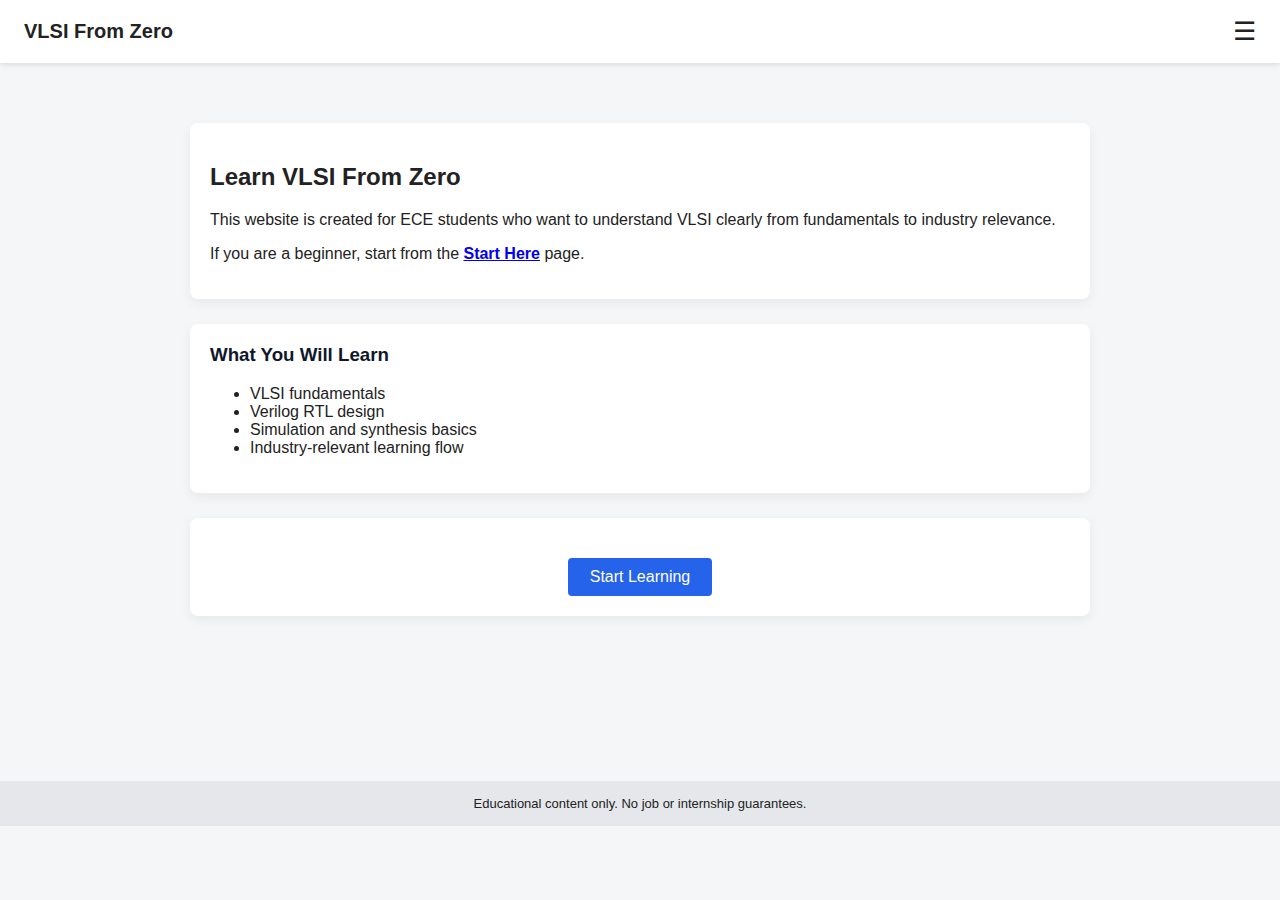
<file: index.html>
<!DOCTYPE html>
<html lang="en">
<head>
  <link rel="icon" href="favicon.ico">
  <meta charset="UTF-8">
  <meta name="viewport" content="width=device-width, initial-scale=1.0">
  <title>VLSI From Zero | Learn VLSI Step by Step</title>

  <meta name="description" content="VLSI From Zero helps ECE students learn VLSI fundamentals, Verilog, and industry-relevant design flow step by step.">
  <meta name="robots" content="index, follow">

  <link rel="stylesheet" href="css/style.css">
</head>

<body>

<header>
  <h1>VLSI From Zero</h1>
  <span class="menu-icon" onclick="openMenu()">☰</span>
</header>

<div id="menu" class="sidebar">
  <span class="close-btn" onclick="closeMenu()">&times;</span>
  <a href="index.html">Home</a>
  <a href="start-here.html">Start Here</a>
  <a href="setup.html">Setup & Downloads</a>
  <a href="verilog-basics.html">Verilog Basics</a>
  <a href="career.html">Career Path</a>
  <a href="about.html">About</a>
</div>

<div class="main">

<section class="card">
  <h2>Learn VLSI From Zero</h2>
  <p>
    This website is created for ECE students who want to understand
    VLSI clearly from fundamentals to industry relevance.
  </p>
  <p>
    If you are a beginner, start from the
    <a href="start-here.html"><b>Start Here</b></a> page.
  </p>
</section>

<section class="card">
  <h3>What You Will Learn</h3>
  <ul>
    <li>VLSI fundamentals</li>
    <li>Verilog RTL design</li>
    <li>Simulation and synthesis basics</li>
    <li>Industry-relevant learning flow</li>
  </ul>
</section>

<section class="card" style="text-align:center;">
  <a href="start-here.html" class="btn primary">Start Learning</a>
</section>

</div>

<footer>
  Educational content only. No job or internship guarantees.
</footer>

<script src="js/menu.js"></script>
</body>
</html>
</file>
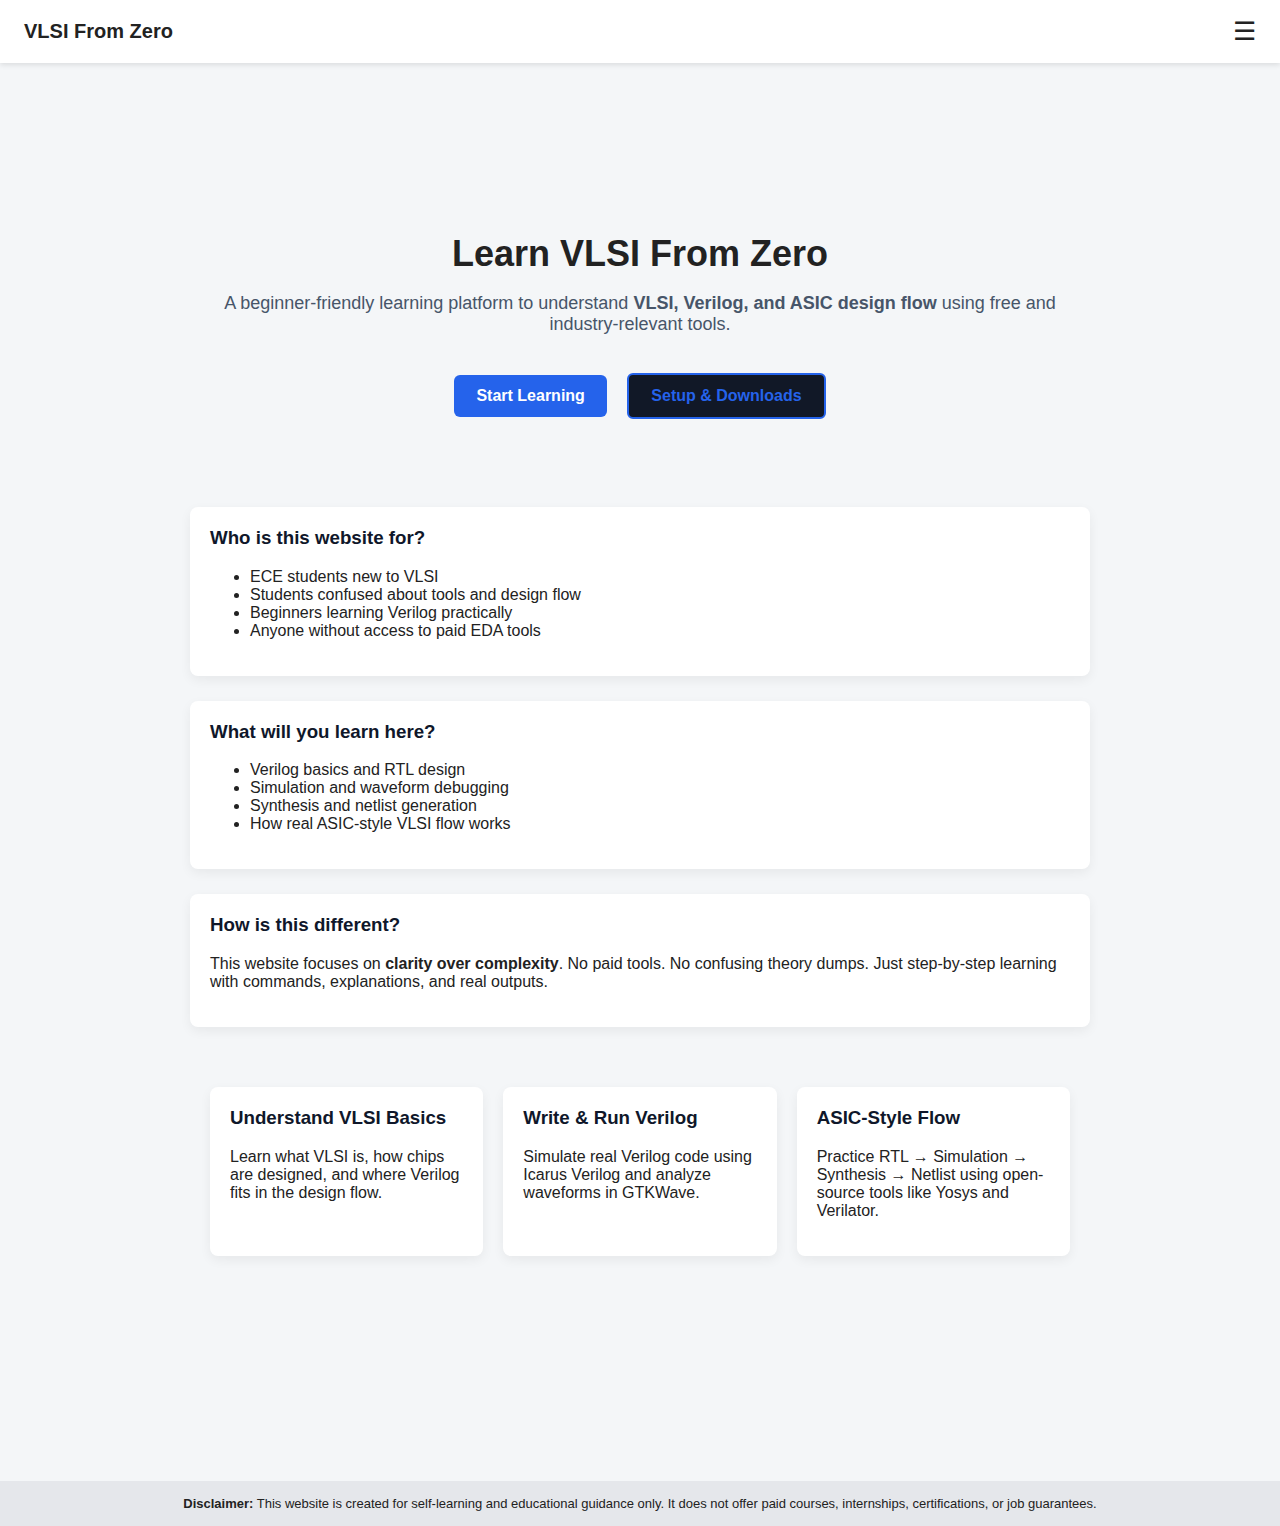
<file: vlsi-from-zero/index.html>
<!DOCTYPE html>
<html lang="en">
<head>
  <meta charset="UTF-8">
  <meta name="viewport" content="width=device-width, initial-scale=1.0">
  <title>VLSI From Zero</title>

  <link rel="stylesheet" href="css/style.css">
  <!-- BASIC SEO -->
<title>VLSI From Zero | Learn Verilog & ASIC Flow Step by Step</title>

<meta name="description" content="VLSI From Zero is a beginner-friendly website to learn VLSI, Verilog, and ASIC design flow using free open-source tools. Built for ECE students starting from scratch.">

<meta name="keywords" content="VLSI basics, Verilog tutorial, ASIC design flow, RTL design, VLSI for beginners, learn VLSI from scratch">

<meta name="author" content="VLSI From Zero">

<meta name="robots" content="index, follow">

<!-- MOBILE FRIENDLY -->
<meta name="viewport" content="width=device-width, initial-scale=1.0">

<!-- OPEN GRAPH (for WhatsApp, LinkedIn, etc.) -->
<meta property="og:title" content="VLSI From Zero | Learn VLSI & Verilog Step by Step">
<meta property="og:description" content="A free learning platform for ECE students to understand VLSI, Verilog, and ASIC workflow from zero.">
<meta property="og:type" content="website">
<meta property="og:url" content="https://grgragul.github.io/vlsi-from-zero/">

<!-- TWITTER PREVIEW -->
<meta name="twitter:card" content="summary">
<meta name="twitter:title" content="VLSI From Zero">
<meta name="twitter:description" content="Learn VLSI, Verilog, and ASIC flow from scratch using free tools.">

</head>

<body>

<!-- HEADER -->
<header>
  <h1>VLSI From Zero</h1>
  <span class="menu-icon" onclick="openMenu()">☰</span>
</header>

<!-- SIDEBAR MENU -->
<div id="menu" class="sidebar">
  <span class="close-btn" onclick="closeMenu()">&times;</span>
  <a href="index.html">Home</a>
  <a href="start-here.html">Start Here</a>
  <a href="setup.html">Setup & Downloads</a>
  <a href="verilog-basics.html">Verilog Basics</a>
  <a href="career.html">Career Path</a>
  <a href="about.html">About</a>
</div>

<!-- MAIN CONTENT -->
<div class="main">

  <!-- HERO SECTION -->
  <section class="hero">
    <h2>Learn VLSI From Zero</h2>
    <p>
      A beginner-friendly learning platform to understand
      <b>VLSI, Verilog, and ASIC design flow</b>
      using free and industry-relevant tools.
    </p>

    <div class="hero-buttons">
      <a href="start-here.html" class="btn primary">Start Learning</a>
      <a href="setup.html" class="btn secondary">Setup & Downloads</a>
    </div>
  </section>

  <!-- WHO THIS IS FOR -->
  <section class="card">
    <h3>Who is this website for?</h3>
    <ul>
      <li>ECE students new to VLSI</li>
      <li>Students confused about tools and design flow</li>
      <li>Beginners learning Verilog practically</li>
      <li>Anyone without access to paid EDA tools</li>
    </ul>
  </section>

  <!-- WHAT YOU WILL LEARN -->
  <section class="card">
    <h3>What will you learn here?</h3>
    <ul>
      <li>Verilog basics and RTL design</li>
      <li>Simulation and waveform debugging</li>
      <li>Synthesis and netlist generation</li>
      <li>How real ASIC-style VLSI flow works</li>
    </ul>
  </section>

  <!-- DIFFERENTIATOR -->
  <section class="card">
    <h3>How is this different?</h3>
    <p>
      This website focuses on <b>clarity over complexity</b>.
      No paid tools. No confusing theory dumps.
      Just step-by-step learning with commands,
      explanations, and real outputs.
    </p>
  </section>

  <!-- FEATURE CARDS -->
  <div class="cards">

    <div class="card">
      <h3>Understand VLSI Basics</h3>
      <p>
        Learn what VLSI is, how chips are designed,
        and where Verilog fits in the design flow.
      </p>
    </div>

    <div class="card">
      <h3>Write & Run Verilog</h3>
      <p>
        Simulate real Verilog code using
        Icarus Verilog and analyze waveforms in GTKWave.
      </p>
    </div>

    <div class="card">
      <h3>ASIC-Style Flow</h3>
      <p>
        Practice RTL → Simulation → Synthesis → Netlist
        using open-source tools like Yosys and Verilator.
      </p>
    </div>

  </div>

</div>

<!-- FOOTER -->
<footer>
  <b>Disclaimer:</b> This website is created for self-learning and educational
  guidance only. It does not offer paid courses, internships,
  certifications, or job guarantees.
</footer>

<!-- MENU SCRIPT -->
<script src="js/menu.js"></script>

</body>
</html>
</file>
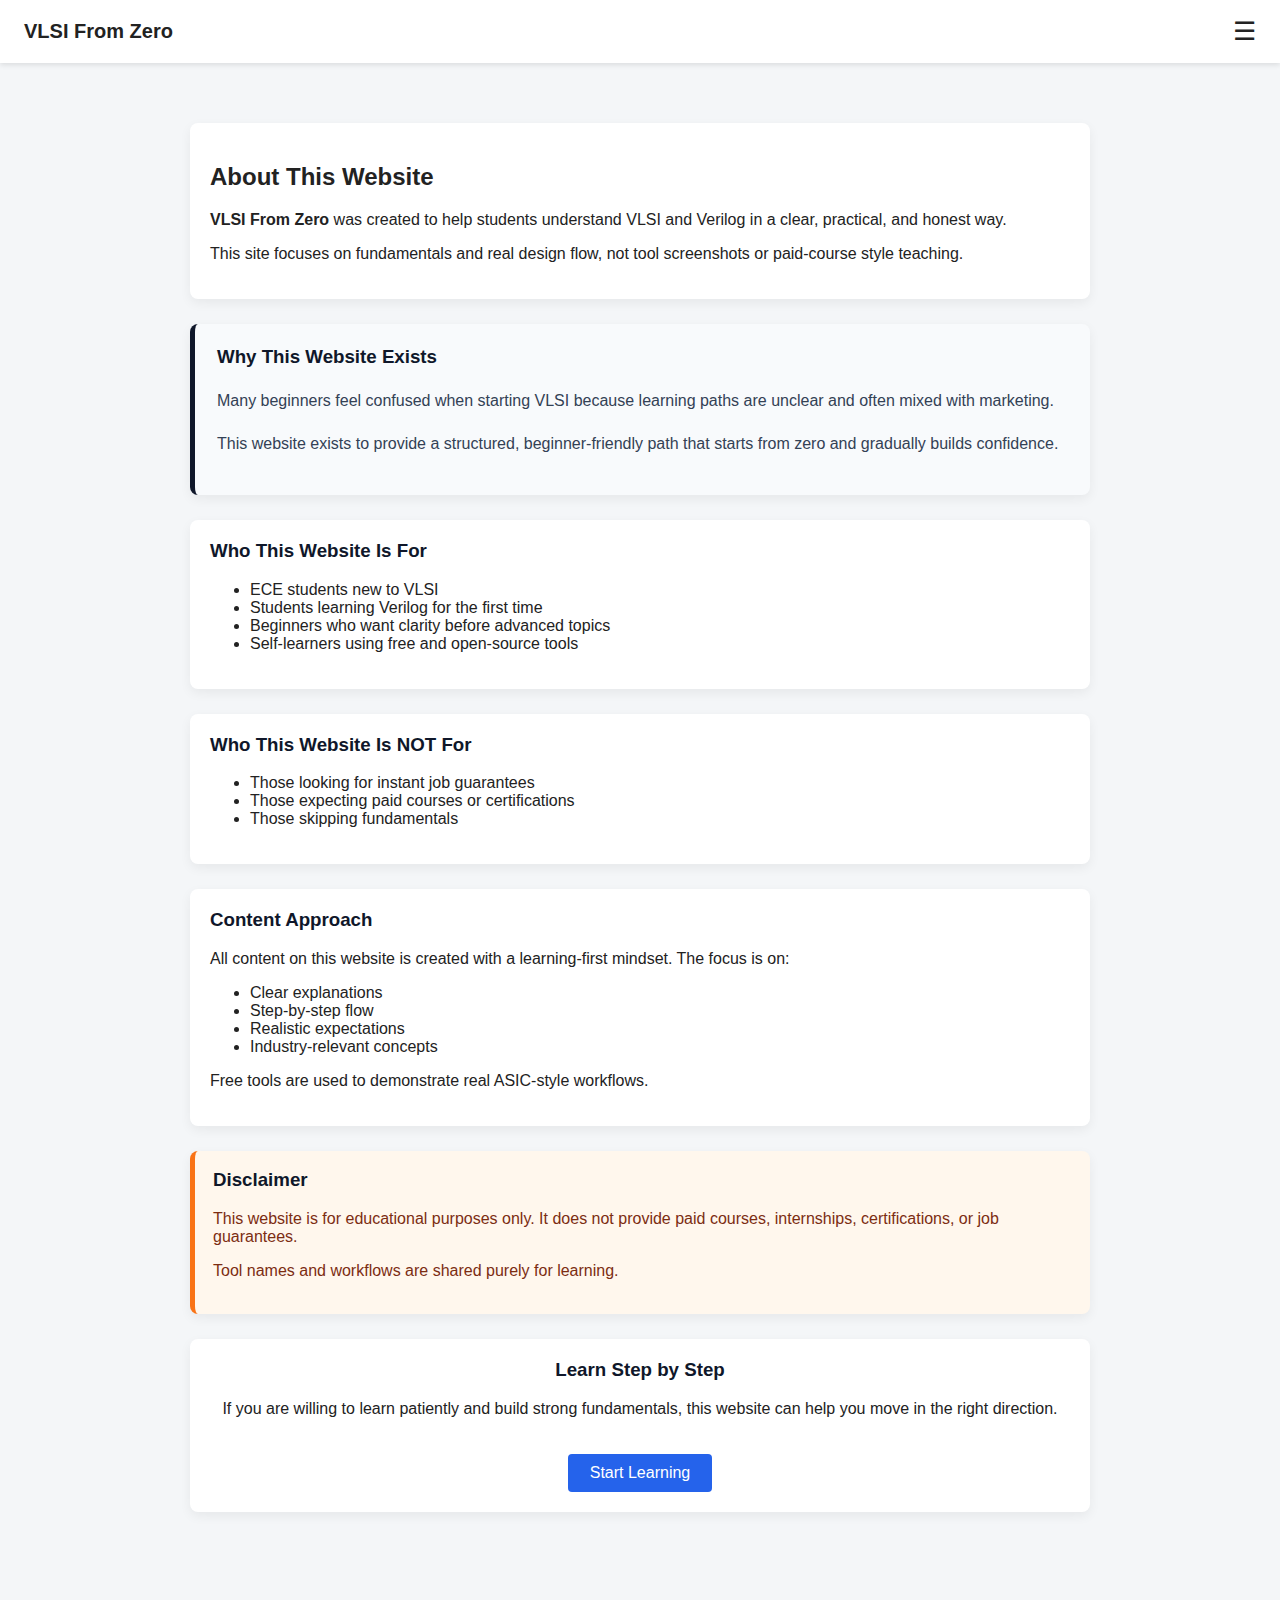
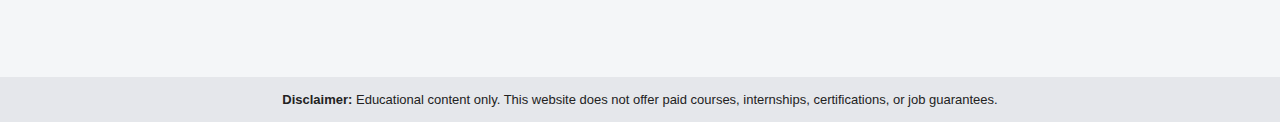
<file: about.html>
<!DOCTYPE html>
<html lang="en">
<head>
  <link rel="icon" type="image/x-icon" href="favicon.ico">

  <!-- Basic Meta -->
  <meta charset="UTF-8">
  <meta name="viewport" content="width=device-width, initial-scale=1.0">
  

  <!-- Title -->
  <title>About | VLSI From Zero</title>

  <!-- SEO -->
  <meta name="description" content="Learn why VLSI From Zero was created, who it is for, and how it helps students build strong VLSI and Verilog fundamentals honestly.">
  <meta name="keywords" content="about vlsi from zero, vlsi learning platform">
  <meta name="author" content="VLSI From Zero">
  <meta name="robots" content="index, follow">
  <meta name="google-site-verification" content="0nKcUpvKF8BnDmLqA32jXTgYIG7spv9BQ4cef5PNzos" />

  <!-- Open Graph -->
  <meta property="og:type" content="website">
  <meta property="og:site_name" content="VLSI From Zero">
  <meta property="og:url" content="https://grgragul.github.io/vlsi-from-zero/">

  <!-- Twitter -->
  <meta name="twitter:card" content="summary">

  <!-- Styles -->
  <link rel="stylesheet" href="css/style.css">
</head>

<body>

<!-- HEADER -->
<header>
  <h1>VLSI From Zero</h1>
  <span class="menu-icon" onclick="openMenu()">☰</span>
</header>

<!-- SIDEBAR MENU -->
<div id="menu" class="sidebar">
  <span class="close-btn" onclick="closeMenu()">&times;</span>
  <a href="index.html">Home</a>
  <a href="start-here.html">Start Here</a>
  <a href="setup.html">Setup & Downloads</a>
  <a href="verilog-basics.html">Verilog Basics</a>
  <a href="career.html">Career Path</a>
  <a href="about.html">About</a>
</div>

<!-- MAIN CONTENT -->
<div class="main">

  <!-- INTRO -->
  <section class="card">
    <h2>About This Website</h2>
    <p>
      <b>VLSI From Zero</b> was created to help students understand
      VLSI and Verilog in a clear, practical, and honest way.
    </p>
    <p>
      This site focuses on fundamentals and real design flow,
      not tool screenshots or paid-course style teaching.
    </p>
  </section>

  <!-- WHY THIS SITE -->
  <section class="card about-highlight">
    <h3>Why This Website Exists</h3>
    <p>
      Many beginners feel confused when starting VLSI because
      learning paths are unclear and often mixed with marketing.
    </p>
    <p>
      This website exists to provide a structured, beginner-friendly
      path that starts from zero and gradually builds confidence.
    </p>
  </section>

  <!-- WHO IT IS FOR -->
  <section class="card">
    <h3>Who This Website Is For</h3>
    <ul>
      <li>ECE students new to VLSI</li>
      <li>Students learning Verilog for the first time</li>
      <li>Beginners who want clarity before advanced topics</li>
      <li>Self-learners using free and open-source tools</li>
    </ul>
  </section>

  <!-- WHO IT IS NOT FOR -->
  <section class="card">
    <h3>Who This Website Is NOT For</h3>
    <ul>
      <li>Those looking for instant job guarantees</li>
      <li>Those expecting paid courses or certifications</li>
      <li>Those skipping fundamentals</li>
    </ul>
  </section>

  <!-- CONTENT APPROACH -->
  <section class="card">
    <h3>Content Approach</h3>
    <p>
      All content on this website is created with a learning-first
      mindset. The focus is on:
    </p>
    <ul>
      <li>Clear explanations</li>
      <li>Step-by-step flow</li>
      <li>Realistic expectations</li>
      <li>Industry-relevant concepts</li>
    </ul>
    <p>
      Free tools are used to demonstrate real ASIC-style workflows.
    </p>
  </section>

  <!-- DISCLAIMER -->
  <section class="card warning-box">
    <h3>Disclaimer</h3>
    <p>
      This website is for educational purposes only.
      It does not provide paid courses, internships,
      certifications, or job guarantees.
    </p>
    <p>
      Tool names and workflows are shared purely for learning.
    </p>
  </section>

  <!-- CLOSING -->
  <section class="card" style="text-align:center;">
    <h3>Learn Step by Step</h3>
    <p>
      If you are willing to learn patiently and build strong fundamentals,
      this website can help you move in the right direction.
    </p>
    <a href="start-here.html" class="btn primary">
      Start Learning
    </a>
  </section>

</div>

<!-- FOOTER -->
<footer>
  <b>Disclaimer:</b> Educational content only. This website does not offer
  paid courses, internships, certifications, or job guarantees.
</footer>

<!-- MENU SCRIPT -->
<script src="js/menu.js"></script>

</body>
</html>
</file>
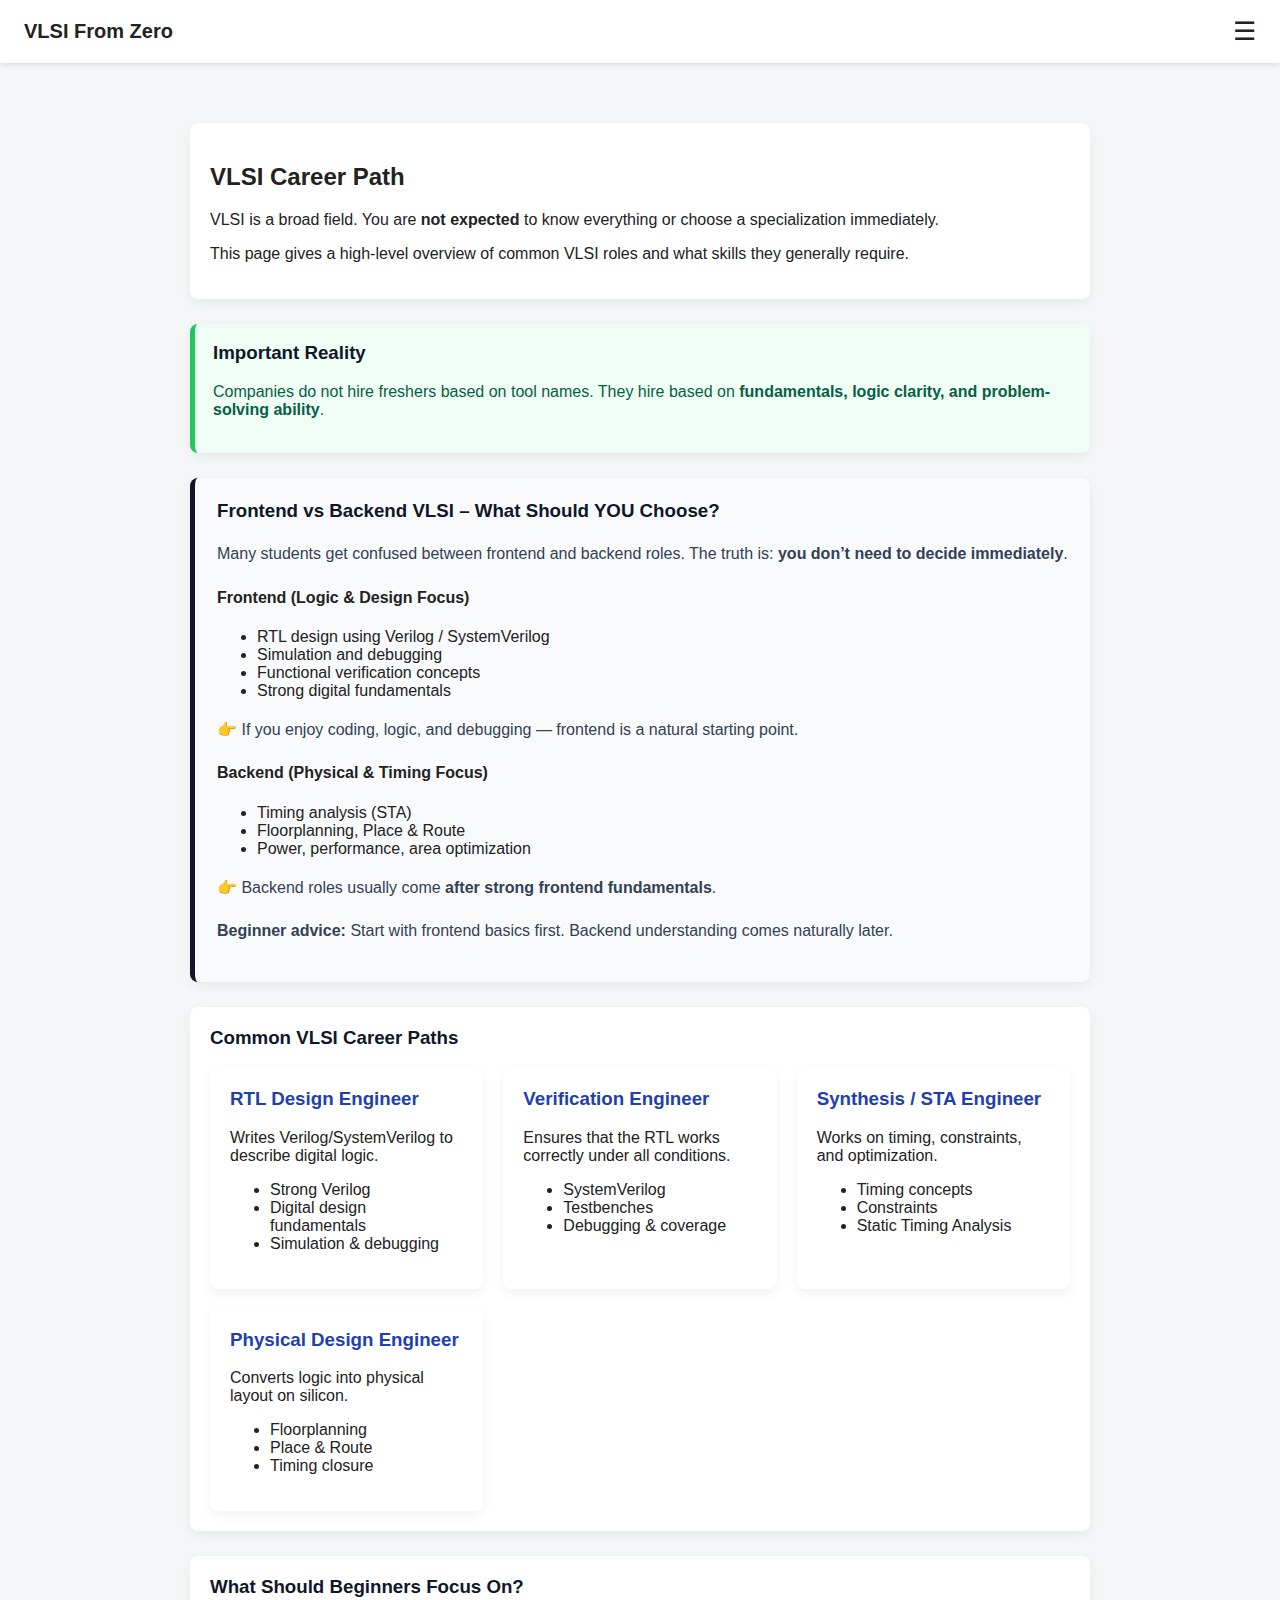
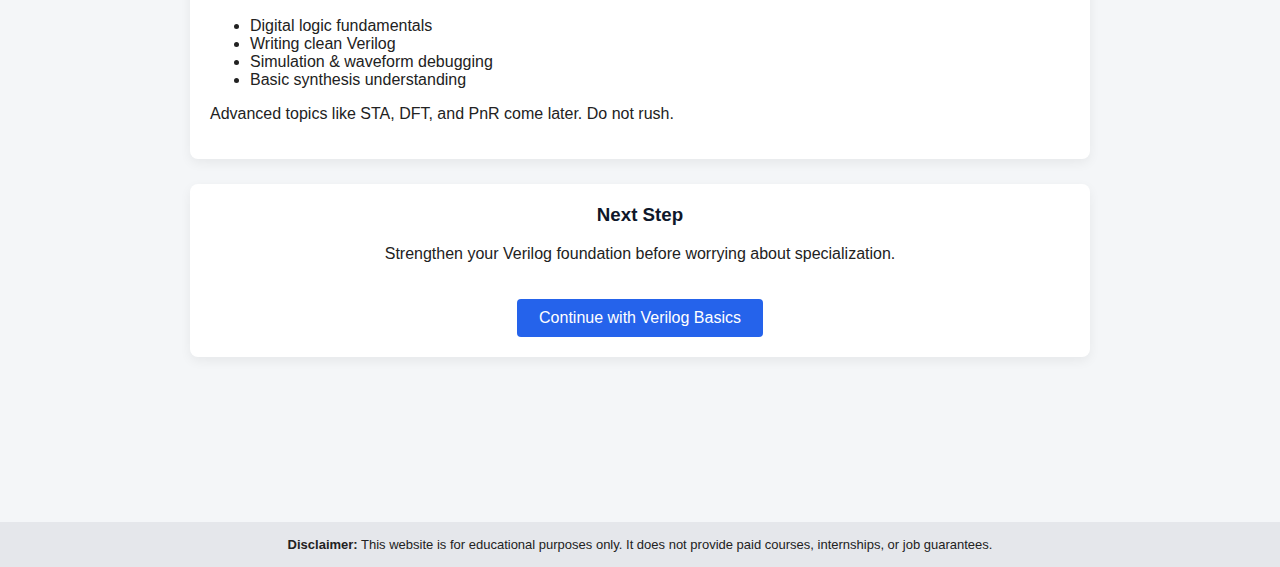
<file: career.html>
<!DOCTYPE html>
<html lang="en">
<head>
  <link rel="icon" type="image/x-icon" href="favicon.ico">

  <!-- Basic Meta -->
  <meta charset="UTF-8">
  <meta name="viewport" content="width=device-width, initial-scale=1.0">

  <!-- Title -->
  <title>VLSI Career Path | Frontend & Backend Roles</title>

  <!-- SEO -->
  <meta name="description" content="Understand VLSI career paths including frontend and backend roles, required skills, tools to learn, and how students can prepare step by step.">
  <meta name="keywords" content="vlsi career, vlsi frontend backend jobs, vlsi roles">
  <meta name="author" content="VLSI From Zero">
  <meta name="robots" content="index, follow">

  <!-- Open Graph -->
  <meta property="og:type" content="website">
  <meta property="og:site_name" content="VLSI From Zero">
  <meta property="og:url" content="https://grgragul.github.io/vlsi-from-zero/">

  <!-- Twitter -->
  <meta name="twitter:card" content="summary">

  <!-- Styles -->
  <link rel="stylesheet" href="css/style.css">
</head>

<body>

<!-- HEADER -->
<header>
  <h1>VLSI From Zero</h1>
  <span class="menu-icon" onclick="openMenu()">☰</span>
</header>

<!-- SIDEBAR -->
<div id="menu" class="sidebar">
  <span class="close-btn" onclick="closeMenu()">&times;</span>
  <a href="index.html">Home</a>
  <a href="start-here.html">Start Here</a>
  <a href="setup.html">Setup & Downloads</a>
  <a href="verilog-basics.html">Verilog Basics</a>
  <a href="career.html">Career Path</a>
  <a href="about.html">About</a>
</div>

<!-- MAIN CONTENT -->
<div class="main">

  <!-- INTRO -->
  <section class="card">
    <h2>VLSI Career Path</h2>
    <p>
      VLSI is a broad field. You are <b>not expected</b> to know everything
      or choose a specialization immediately.
    </p>
    <p>
      This page gives a high-level overview of common VLSI roles and
      what skills they generally require.
    </p>
  </section>

  <!-- CORE IDEA -->
  <section class="card career-note">
    <h3>Important Reality</h3>
    <p>
      Companies do not hire freshers based on tool names.
      They hire based on <b>fundamentals, logic clarity,
      and problem-solving ability</b>.
    </p>
  </section>

  <!-- NEW BOOST SECTION -->
  <section class="card about-highlight">
    <h3>Frontend vs Backend VLSI – What Should YOU Choose?</h3>
    <p>
      Many students get confused between frontend and backend roles.
      The truth is: <b>you don’t need to decide immediately</b>.
    </p>

    <h4>Frontend (Logic & Design Focus)</h4>
    <ul>
      <li>RTL design using Verilog / SystemVerilog</li>
      <li>Simulation and debugging</li>
      <li>Functional verification concepts</li>
      <li>Strong digital fundamentals</li>
    </ul>
    <p>
      👉 If you enjoy coding, logic, and debugging —
      frontend is a natural starting point.
    </p>

    <h4>Backend (Physical & Timing Focus)</h4>
    <ul>
      <li>Timing analysis (STA)</li>
      <li>Floorplanning, Place & Route</li>
      <li>Power, performance, area optimization</li>
    </ul>
    <p>
      👉 Backend roles usually come <b>after strong frontend fundamentals</b>.
    </p>

    <p>
      <b>Beginner advice:</b> Start with frontend basics first.
      Backend understanding comes naturally later.
    </p>
  </section>

  <!-- CAREER OPTIONS -->
  <section class="card">
    <h3>Common VLSI Career Paths</h3>

    <div class="career-grid">

      <div class="career-card">
        <h3>RTL Design Engineer</h3>
        <p>Writes Verilog/SystemVerilog to describe digital logic.</p>
        <ul>
          <li>Strong Verilog</li>
          <li>Digital design fundamentals</li>
          <li>Simulation & debugging</li>
        </ul>
      </div>

      <div class="career-card">
        <h3>Verification Engineer</h3>
        <p>Ensures that the RTL works correctly under all conditions.</p>
        <ul>
          <li>SystemVerilog</li>
          <li>Testbenches</li>
          <li>Debugging & coverage</li>
        </ul>
      </div>

      <div class="career-card">
        <h3>Synthesis / STA Engineer</h3>
        <p>Works on timing, constraints, and optimization.</p>
        <ul>
          <li>Timing concepts</li>
          <li>Constraints</li>
          <li>Static Timing Analysis</li>
        </ul>
      </div>

      <div class="career-card">
        <h3>Physical Design Engineer</h3>
        <p>Converts logic into physical layout on silicon.</p>
        <ul>
          <li>Floorplanning</li>
          <li>Place & Route</li>
          <li>Timing closure</li>
        </ul>
      </div>

    </div>
  </section>

  <!-- WHAT TO FOCUS -->
  <section class="card">
    <h3>What Should Beginners Focus On?</h3>
    <ul>
      <li>Digital logic fundamentals</li>
      <li>Writing clean Verilog</li>
      <li>Simulation & waveform debugging</li>
      <li>Basic synthesis understanding</li>
    </ul>
    <p>
      Advanced topics like STA, DFT, and PnR come later.
      Do not rush.
    </p>
  </section>

  <!-- NEXT -->
  <section class="card" style="text-align:center;">
    <h3>Next Step</h3>
    <p>
      Strengthen your Verilog foundation before worrying about specialization.
    </p>
    <a href="verilog-basics.html" class="btn primary">
      Continue with Verilog Basics
    </a>
  </section>

</div>

<!-- FOOTER -->
<footer>
  <b>Disclaimer:</b> This website is for educational purposes only.
  It does not provide paid courses, internships, or job guarantees.
</footer>

<script src="js/menu.js"></script>
</body>
</html>
</file>
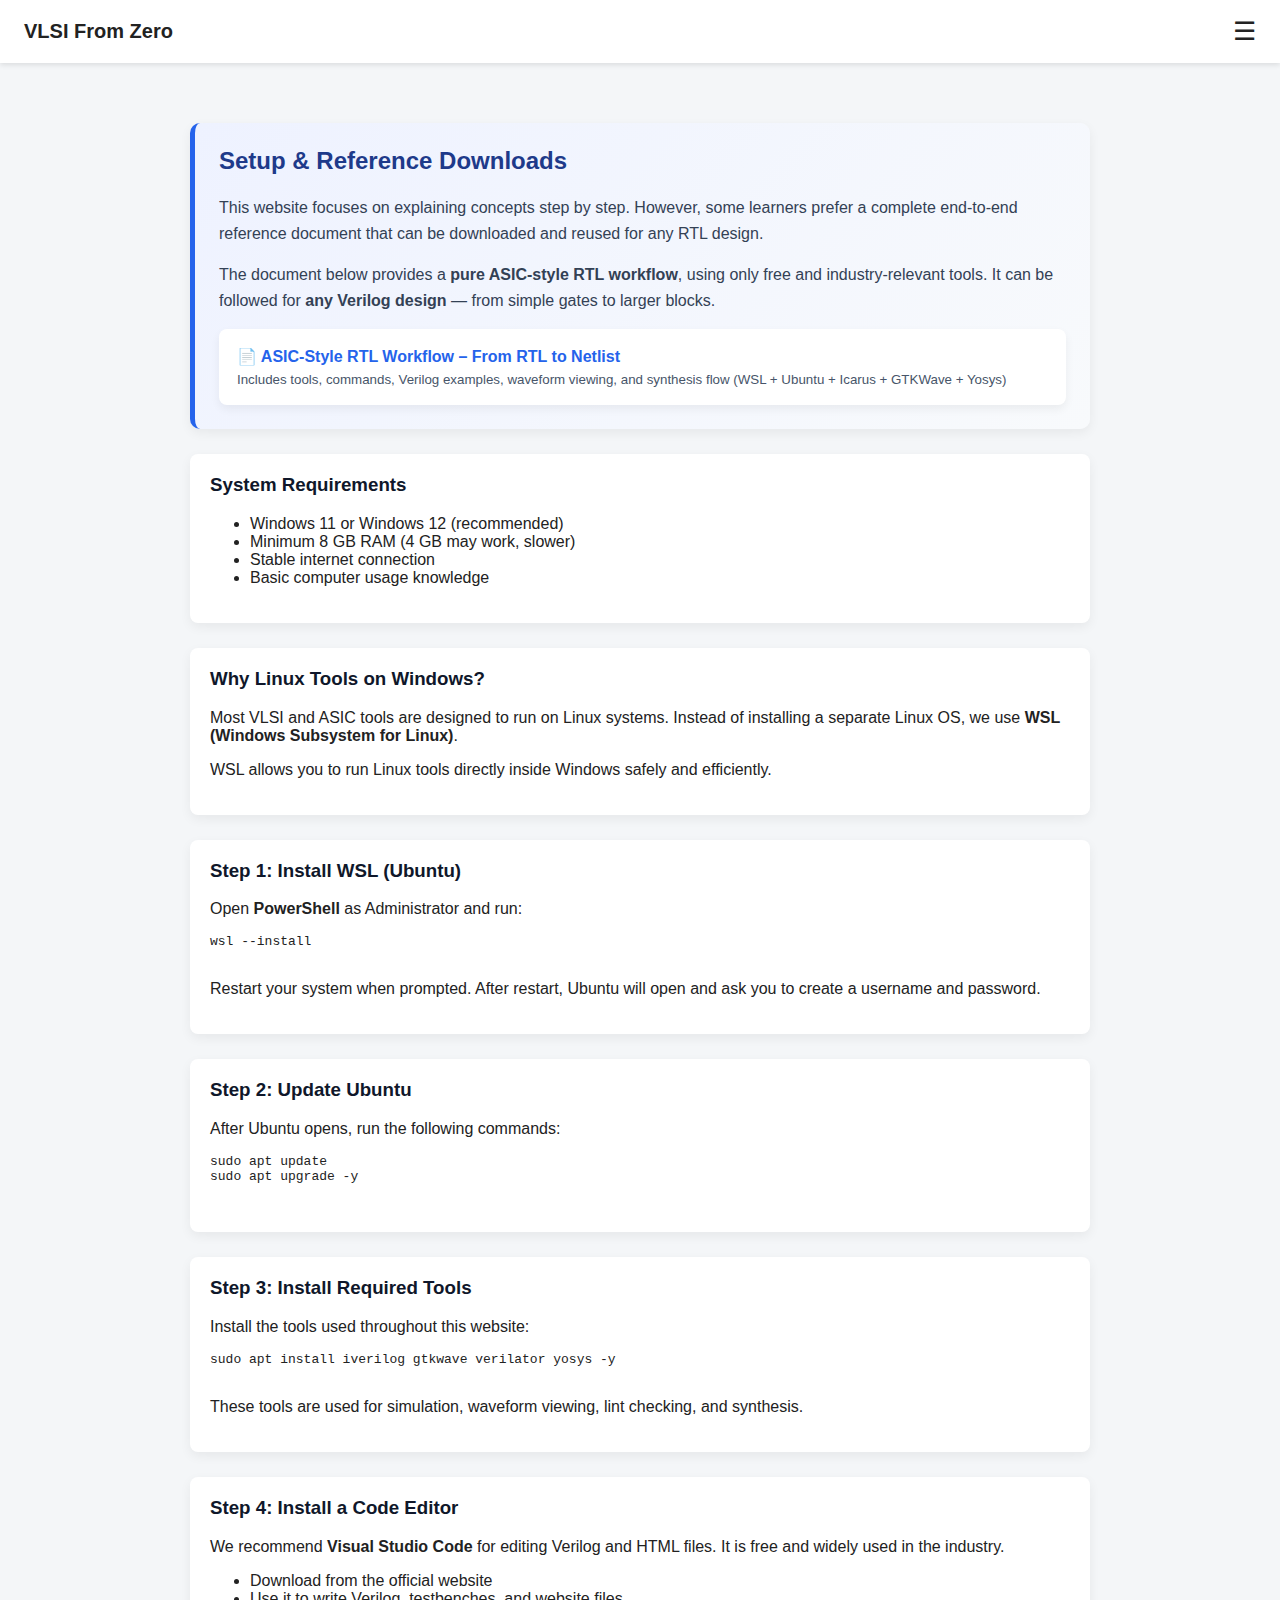
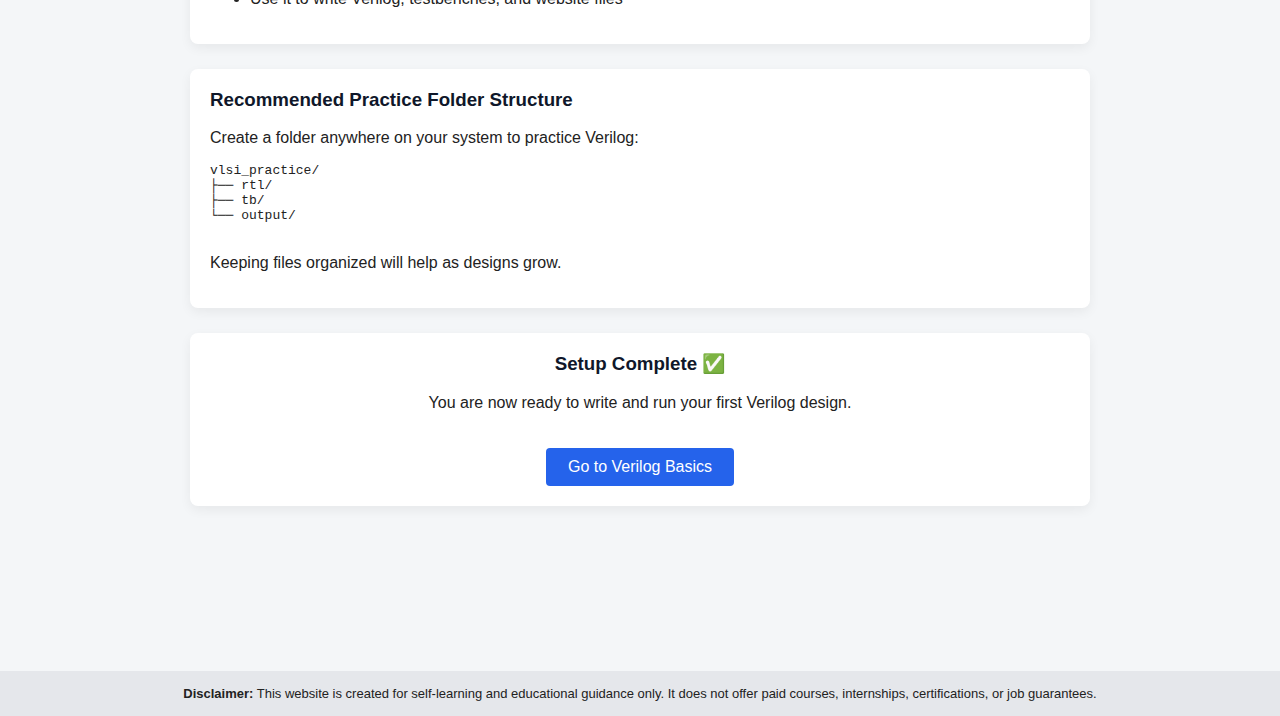
<file: setup.html>
<!DOCTYPE html>
<html lang="en">
<head>
  <meta charset="UTF-8">
  <meta name="viewport" content="width=device-width, initial-scale=1.0">
  <title>Setup & Downloads | VLSI From Zero</title>

  <link rel="stylesheet" href="css/style.css">
</head>

<body>

<!-- ================= HEADER ================= -->
<header>
  <h1>VLSI From Zero</h1>
  <span class="menu-icon" onclick="openMenu()">☰</span>
</header>

<!-- ================= SIDEBAR MENU ================= -->
<div id="menu" class="sidebar">
  <span class="close-btn" onclick="closeMenu()">&times;</span>
  <a href="index.html">Home</a>
  <a href="start-here.html">Start Here</a>
  <a href="setup.html">Setup & Downloads</a>
  <a href="verilog-basics.html">Verilog Basics</a>
  <a href="career.html">Career Path</a>
  <a href="about.html">About</a>
</div>

<!-- ================= MAIN CONTENT ================= -->
<div class="main">

  <!-- DOWNLOAD SECTION -->
  <section class="card download-highlight">

    <h2>Setup & Reference Downloads</h2>
  
    <p>
      This website focuses on explaining concepts step by step.
      However, some learners prefer a complete end-to-end reference
      document that can be downloaded and reused for any RTL design.
    </p>
  
    <p>
      The document below provides a <b>pure ASIC-style RTL workflow</b>,
      using only free and industry-relevant tools. It can be followed
      for <b>any Verilog design</b> — from simple gates to larger blocks.
    </p>
  
    <div class="download-box">
      <a href="assets/documents/steps from first.docx" download>
        📄 ASIC-Style RTL Workflow – From RTL to Netlist
      </a>
  
      <small>
        Includes tools, commands, Verilog examples, waveform viewing,
        and synthesis flow (WSL + Ubuntu + Icarus + GTKWave + Yosys)
      </small>
    </div>
  
  </section>
  

  <!-- SYSTEM REQUIREMENTS -->
  <section class="card">
    <h3>System Requirements</h3>
    <ul>
      <li>Windows 11 or Windows 12 (recommended)</li>
      <li>Minimum 8 GB RAM (4 GB may work, slower)</li>
      <li>Stable internet connection</li>
      <li>Basic computer usage knowledge</li>
    </ul>
  </section>

  <!-- WHY LINUX TOOLS -->
  <section class="card">
    <h3>Why Linux Tools on Windows?</h3>
    <p>
      Most VLSI and ASIC tools are designed to run on Linux systems.
      Instead of installing a separate Linux OS, we use
      <b>WSL (Windows Subsystem for Linux)</b>.
    </p>
    <p>
      WSL allows you to run Linux tools directly inside Windows
      safely and efficiently.
    </p>
  </section>

  <!-- INSTALL WSL -->
  <section class="card">
    <h3>Step 1: Install WSL (Ubuntu)</h3>
    <p>
      Open <b>PowerShell</b> as Administrator and run:
    </p>
    <pre>
wsl --install
    </pre>
    <p>
      Restart your system when prompted.
      After restart, Ubuntu will open and ask you to create a username and password.
    </p>
  </section>

  <!-- UPDATE UBUNTU -->
  <section class="card">
    <h3>Step 2: Update Ubuntu</h3>
    <p>
      After Ubuntu opens, run the following commands:
    </p>
    <pre>
sudo apt update
sudo apt upgrade -y
    </pre>
  </section>

  <!-- INSTALL TOOLS -->
  <section class="card">
    <h3>Step 3: Install Required Tools</h3>
    <p>
      Install the tools used throughout this website:
    </p>
    <pre>
sudo apt install iverilog gtkwave verilator yosys -y
    </pre>
    <p>
      These tools are used for simulation, waveform viewing,
      lint checking, and synthesis.
    </p>
  </section>

  <!-- CODE EDITOR -->
  <section class="card">
    <h3>Step 4: Install a Code Editor</h3>
    <p>
      We recommend <b>Visual Studio Code</b> for editing Verilog and HTML files.
      It is free and widely used in the industry.
    </p>
    <ul>
      <li>Download from the official website</li>
      <li>Use it to write Verilog, testbenches, and website files</li>
    </ul>
  </section>

  <!-- FOLDER STRUCTURE -->
  <section class="card">
    <h3>Recommended Practice Folder Structure</h3>
    <p>
      Create a folder anywhere on your system to practice Verilog:
    </p>
    <pre>
vlsi_practice/
├── rtl/
├── tb/
└── output/
    </pre>
    <p>
      Keeping files organized will help as designs grow.
    </p>
  </section>

  <!-- NEXT STEP -->
  <section class="card" style="text-align:center;">
    <h3>Setup Complete ✅</h3>
    <p>
      You are now ready to write and run your first Verilog design.
    </p>
    <a href="verilog-basics.html" class="btn primary">
      Go to Verilog Basics
    </a>
  </section>

</div>

<!-- ================= FOOTER ================= -->
<footer>
  <b>Disclaimer:</b> This website is created for self-learning and educational
  guidance only. It does not offer paid courses, internships,
  certifications, or job guarantees.
</footer>

<script src="js/menu.js"></script>
</body>
</html>
</file>
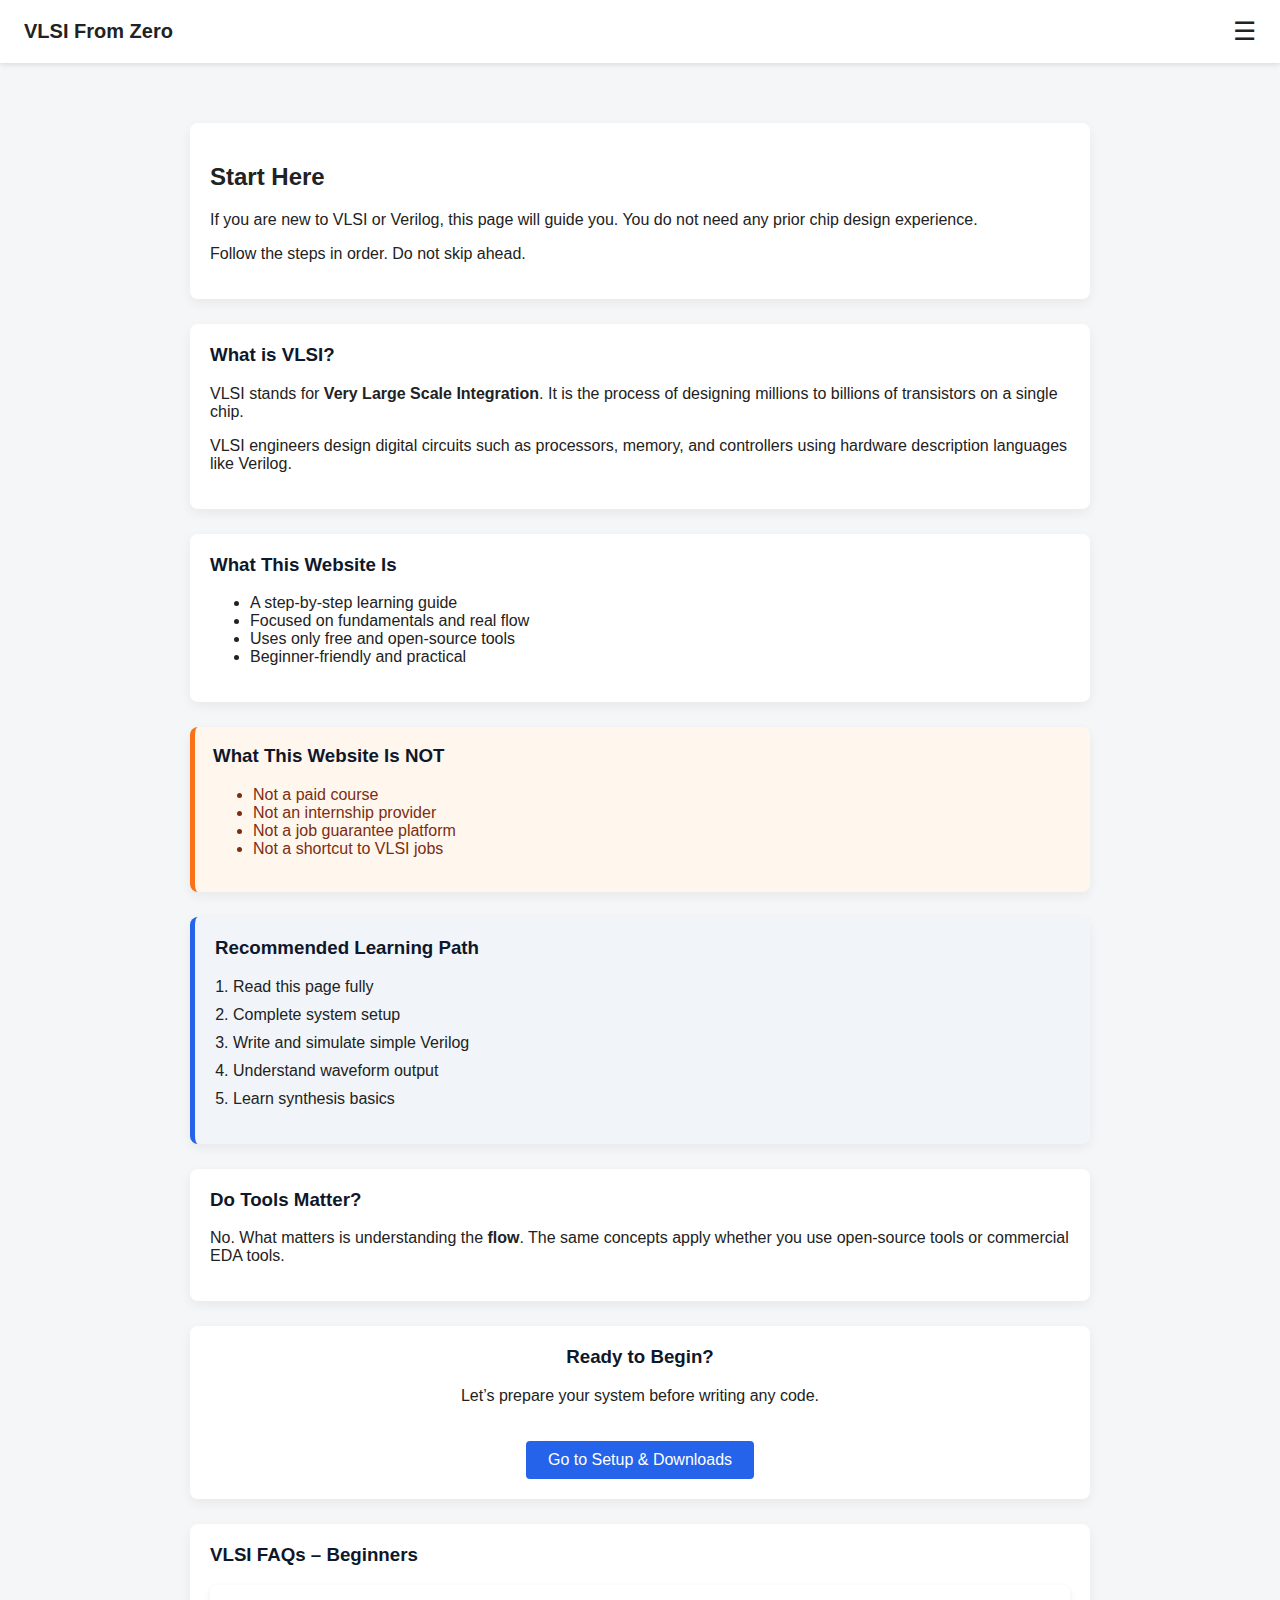
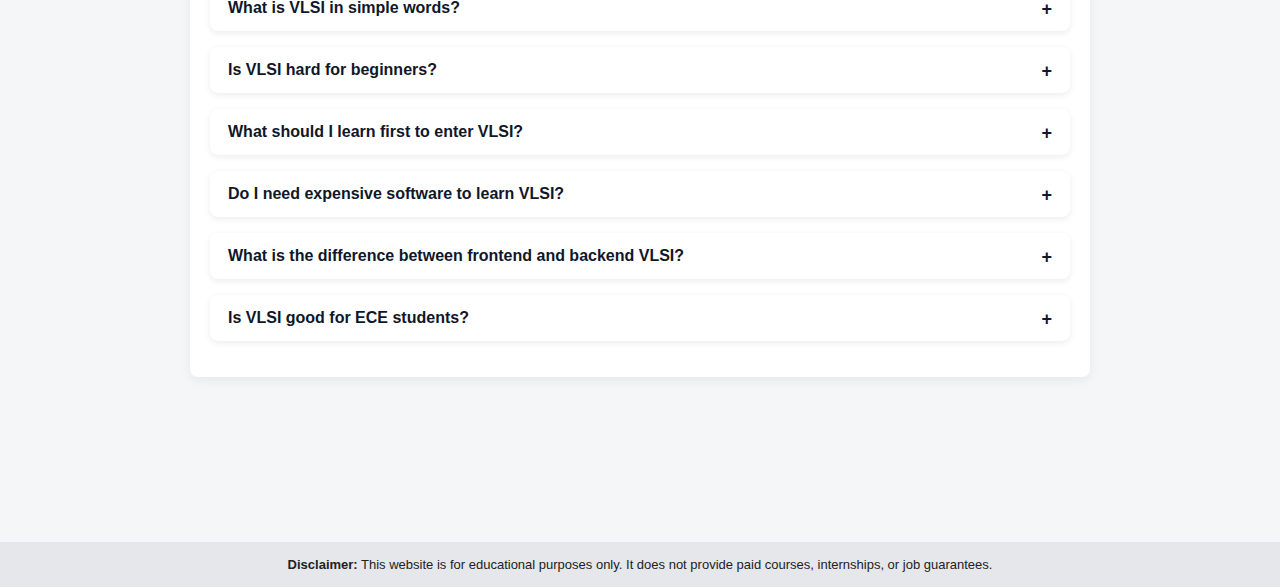
<file: start-here.html>
<!DOCTYPE html>
<html lang="en">
<head>
  <link rel="icon" type="image/x-icon" href="favicon.ico">

  <meta charset="UTF-8">
  <meta name="viewport" content="width=device-width, initial-scale=1.0">
  <title>Start Here | VLSI From Zero</title>

  <link rel="stylesheet" href="css/style.css">
  <meta charset="UTF-8">
<meta name="viewport" content="width=device-width, initial-scale=1.0">

<meta name="author" content="VLSI From Zero">
<meta name="robots" content="index, follow">
  <meta name="google-site-verification" content="0nKcUpvKF8BnDmLqA32jXTgYIG7spv9BQ4cef5PNzos" />

<!-- Open Graph -->
<meta property="og:type" content="website">
<meta property="og:site_name" content="VLSI From Zero">
<meta property="og:url" content="https://grgragul.github.io/vlsi-from-zero/">

<!-- Twitter -->
<meta name="twitter:card" content="summary">
<title>Start Here | VLSI From Zero</title>

<meta name="description" content="New to VLSI? Start here. Learn what VLSI is, frontend vs backend roles, required skills, and the correct beginner roadmap without confusion.">

<meta name="keywords" content="what is vlsi, vlsi frontend backend, vlsi roadmap for beginners">

  <script type="application/ld+json">
{
  "@context": "https://schema.org",
  "@type": "FAQPage",
  "mainEntity": [
    {
      "@type": "Question",
      "name": "What is VLSI in simple words?",
      "acceptedAnswer": {
        "@type": "Answer",
        "text": "VLSI (Very Large Scale Integration) means designing millions to billions of transistors on a single chip. It is used to build processors, memory chips, and system-on-chip designs."
      }
    },
    {
      "@type": "Question",
      "name": "Is VLSI hard for beginners?",
      "acceptedAnswer": {
        "@type": "Answer",
        "text": "VLSI is not hard if you start with the right basics. Learning Digital Electronics and Verilog step by step makes VLSI beginner-friendly."
      }
    },
    {
      "@type": "Question",
      "name": "What should I learn first to enter VLSI?",
      "acceptedAnswer": {
        "@type": "Answer",
        "text": "Beginners should start with Digital Electronics, then learn Verilog HDL, simulation, waveform analysis, and synthesis basics."
      }
    },
    {
      "@type": "Question",
      "name": "Do I need expensive software to learn VLSI?",
      "acceptedAnswer": {
        "@type": "Answer",
        "text": "No. You can learn VLSI using free and open-source tools. The design flow and concepts are the same as commercial EDA tools."
      }
    },
    {
      "@type": "Question",
      "name": "What is the difference between frontend and backend VLSI?",
      "acceptedAnswer": {
        "@type": "Answer",
        "text": "Frontend VLSI focuses on RTL design, Verilog coding, and simulation. Backend VLSI deals with physical design, placement, routing, and timing closure."
      }
    },
    {
      "@type": "Question",
      "name": "Is VLSI good for ECE students?",
      "acceptedAnswer": {
        "@type": "Answer",
        "text": "Yes. VLSI is a strong core career option for ECE students with high industry demand and long-term growth."
      }
    }
  ]
}
</script>

</head>

<body>

<!-- HEADER -->
<header>
  <h1>VLSI From Zero</h1>
  <span class="menu-icon" onclick="openMenu()">☰</span>
</header>

<!-- SIDEBAR -->
<div id="menu" class="sidebar">
  <span class="close-btn" onclick="closeMenu()">&times;</span>
  <a href="index.html">Home</a>
  <a href="start-here.html">Start Here</a>
  <a href="setup.html">Setup & Downloads</a>
  <a href="verilog-basics.html">Verilog Basics</a>
  <a href="career.html">Career Path</a>
  <a href="about.html">About</a>
</div>

<!-- MAIN CONTENT -->
<div class="main">

  <!-- INTRO -->
  <section class="card">
    <h2>Start Here</h2>
    <p>
      If you are new to VLSI or Verilog, this page will guide you.
      You do not need any prior chip design experience.
    </p>
    <p>
      Follow the steps in order. Do not skip ahead.
    </p>
  </section>

  <!-- WHAT IS VLSI -->
  <section class="card">
    <h3>What is VLSI?</h3>
    <p>
      VLSI stands for <b>Very Large Scale Integration</b>.
      It is the process of designing millions to billions of
      transistors on a single chip.
    </p>
    <p>
      VLSI engineers design digital circuits such as processors,
      memory, and controllers using hardware description languages
      like Verilog.
    </p>
  </section>

  <!-- WHAT THIS SITE IS -->
  <section class="card">
    <h3>What This Website Is</h3>
    <ul>
      <li>A step-by-step learning guide</li>
      <li>Focused on fundamentals and real flow</li>
      <li>Uses only free and open-source tools</li>
      <li>Beginner-friendly and practical</li>
    </ul>
  </section>

  <!-- WHAT THIS SITE IS NOT -->
  <section class="card warning-box">
    <h3>What This Website Is NOT</h3>
    <ul>
      <li>Not a paid course</li>
      <li>Not an internship provider</li>
      <li>Not a job guarantee platform</li>
      <li>Not a shortcut to VLSI jobs</li>
    </ul>
  </section>

  <!-- LEARNING PATH -->
  <section class="card path-box">
    <h3>Recommended Learning Path</h3>
    <ol>
      <li>Read this page fully</li>
      <li>Complete system setup</li>
      <li>Write and simulate simple Verilog</li>
      <li>Understand waveform output</li>
      <li>Learn synthesis basics</li>
    </ol>
  </section>

  <!-- TOOL CLARITY -->
  <section class="card">
    <h3>Do Tools Matter?</h3>
    <p>
      No. What matters is understanding the <b>flow</b>.
      The same concepts apply whether you use open-source tools
      or commercial EDA tools.
    </p>
  </section>

  <!-- NEXT -->
  <section class="card" style="text-align:center;">
    <h3>Ready to Begin?</h3>
    <p>
      Let’s prepare your system before writing any code.
    </p>
    <a href="setup.html" class="btn primary">
      Go to Setup & Downloads
    </a>
  </section>

  <!-- FAQ SECTION -->
<section class="card">
  <h3>VLSI FAQs – Beginners</h3>

  <details>
    <summary>What is VLSI in simple words?</summary>
    <p>
      VLSI (Very Large Scale Integration) means designing and integrating
      millions or billions of transistors onto a single chip.
      It is used to build processors, memory chips, and system-on-chip (SoC) designs.
    </p>
  </details>

  <details>
    <summary>Is VLSI hard for beginners?</summary>
    <p>
      VLSI is not hard if you start with the right basics.
      Learning Digital Electronics and Verilog step by step makes VLSI
      beginner-friendly and easy to understand.
    </p>
  </details>

  <details>
    <summary>What should I learn first to enter VLSI?</summary>
    <p>
      Beginners should start with Digital Electronics, then move to
      Verilog HDL, simulation, waveform analysis, and basic synthesis concepts.
    </p>
  </details>

  <details>
    <summary>Do I need expensive software to learn VLSI?</summary>
    <p>
      No. You can learn VLSI fundamentals using free and open-source tools.
      The design flow and concepts remain the same as commercial EDA tools.
    </p>
  </details>

  <details>
    <summary>What is the difference between frontend and backend VLSI?</summary>
    <p>
      Frontend VLSI focuses on RTL design, Verilog coding, and simulation.
      Backend VLSI deals with physical design such as placement, routing,
      timing closure, and chip layout.
    </p>
  </details>

  <details>
    <summary>Is VLSI good for ECE students?</summary>
    <p>
      Yes. VLSI is one of the best core career paths for ECE students.
      It offers strong industry demand, long-term growth, and high learning value.
    </p>
  </details>

</section>

</div>

<!-- FOOTER -->
<footer>
  <b>Disclaimer:</b> This website is for educational purposes only.
  It does not provide paid courses, internships, or job guarantees.
</footer>

<script src="js/menu.js"></script>
</body>
</html>
</file>
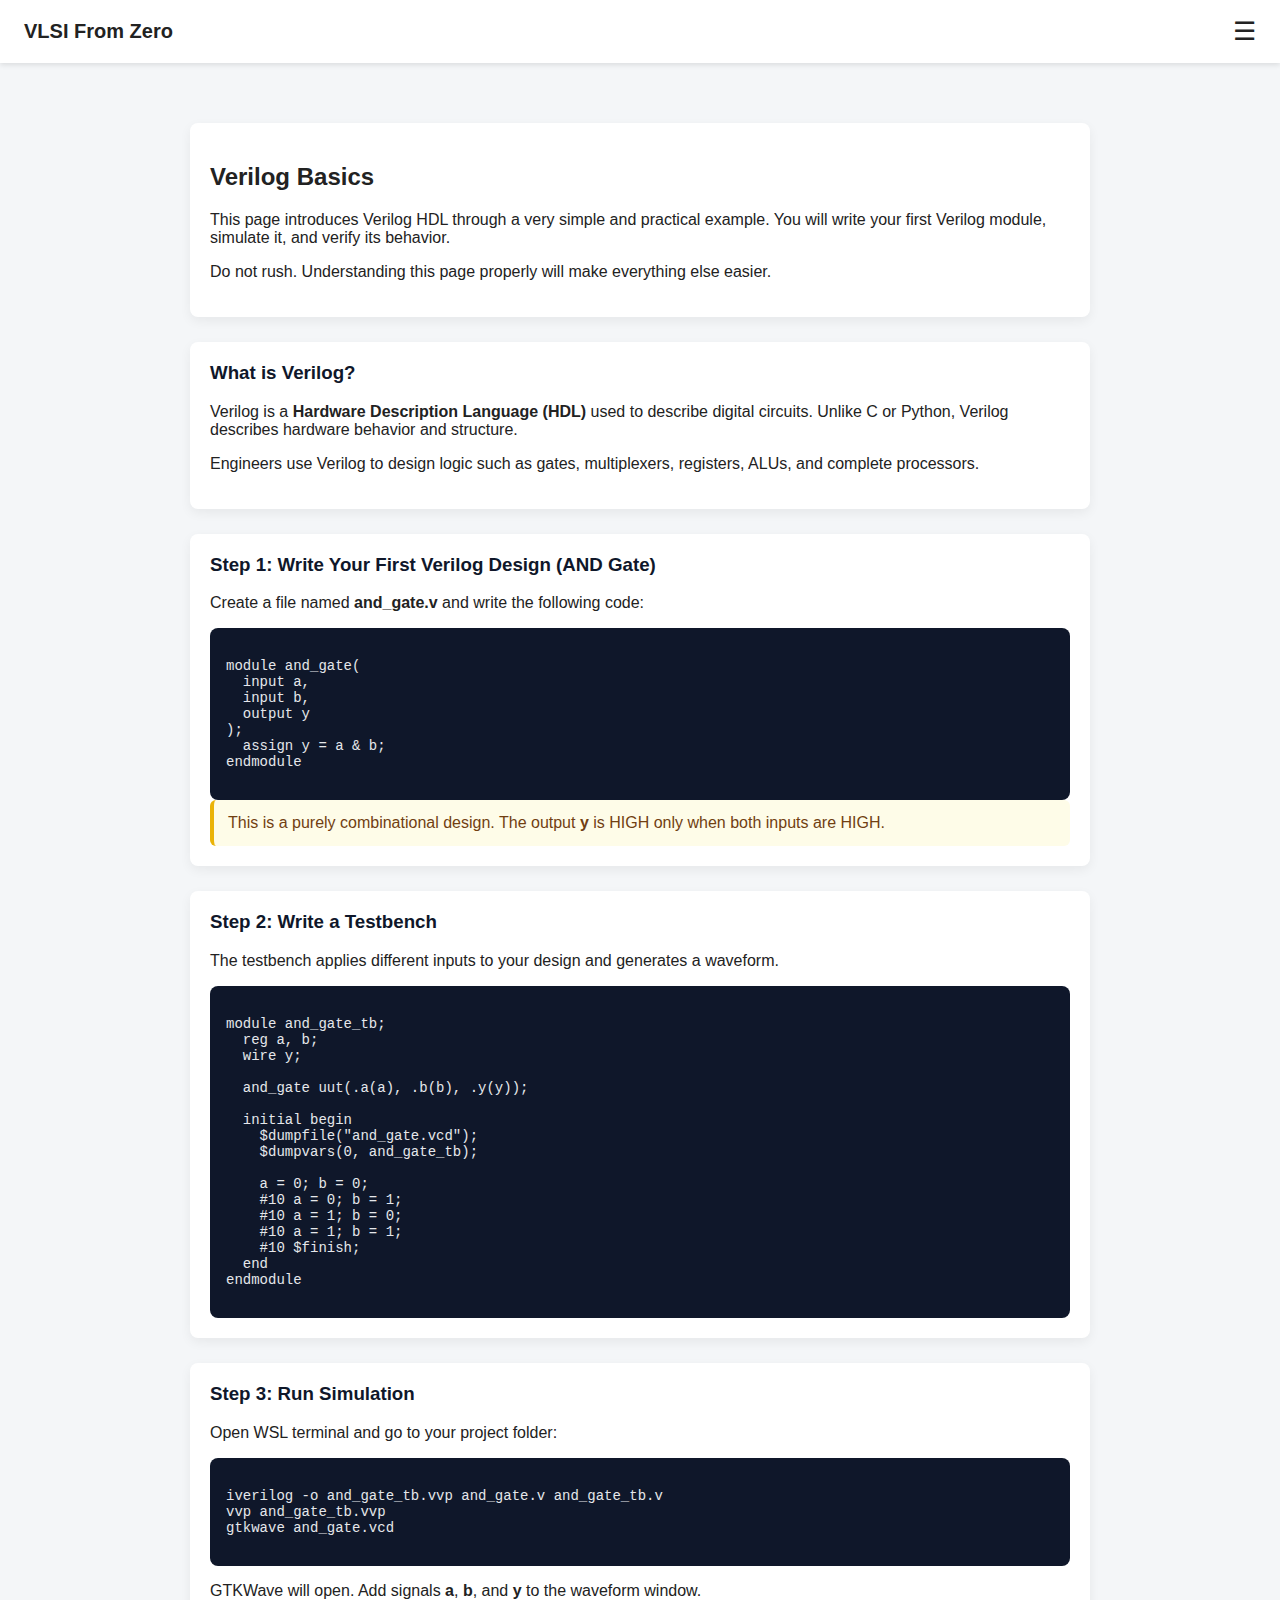
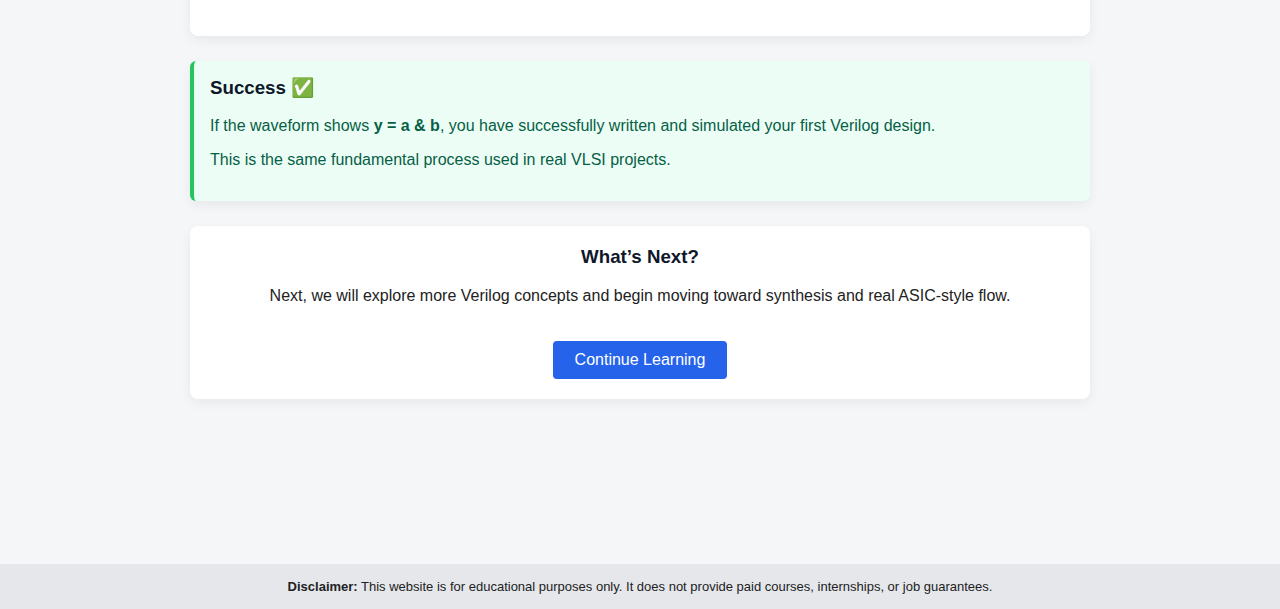
<file: verilog-basics.html>
<!DOCTYPE html>
<html lang="en">
<head>
  <link rel="icon" type="image/x-icon" href="favicon.ico">

  <!-- Basic Meta -->
  <meta charset="UTF-8">
  <meta name="viewport" content="width=device-width, initial-scale=1.0">

  <!-- Title -->
  <title>Verilog Basics | VLSI From Zero</title>

  <!-- SEO -->
  <meta name="description" content="Learn Verilog from scratch with clear explanations, RTL examples, simulation, waveform debugging, and synthesis basics for VLSI beginners.">
  <meta name="keywords" content="verilog basics, rtl design, verilog for beginners">
  <meta name="author" content="VLSI From Zero">
  <meta name="robots" content="index, follow">

  <!-- Open Graph (Social Sharing) -->
  <meta property="og:type" content="website">
  <meta property="og:site_name" content="VLSI From Zero">
  <meta property="og:url" content="https://grgragul.github.io/vlsi-from-zero/">

  <!-- Twitter -->
  <meta name="twitter:card" content="summary">

  <!-- Styles -->
  <link rel="stylesheet" href="css/style.css">
</head>

<body>

<!-- HEADER -->
<header>
  <h1>VLSI From Zero</h1>
  <span class="menu-icon" onclick="openMenu()">☰</span>
</header>

<!-- SIDEBAR -->
<div id="menu" class="sidebar">
  <span class="close-btn" onclick="closeMenu()">&times;</span>
  <a href="index.html">Home</a>
  <a href="start-here.html">Start Here</a>
  <a href="setup.html">Setup & Downloads</a>
  <a href="verilog-basics.html">Verilog Basics</a>
  <a href="career.html">Career Path</a>
  <a href="about.html">About</a>
</div>

<!-- MAIN CONTENT -->
<div class="main">

  <!-- INTRO -->
  <section class="card">
    <h2>Verilog Basics</h2>
    <p>
      This page introduces Verilog HDL through a very simple and
      practical example. You will write your first Verilog module,
      simulate it, and verify its behavior.
    </p>
    <p>
      Do not rush. Understanding this page properly will make
      everything else easier.
    </p>
  </section>

  <!-- WHAT IS VERILOG -->
  <section class="card">
    <h3 class="step-title">What is Verilog?</h3>
    <p>
      Verilog is a <b>Hardware Description Language (HDL)</b> used to
      describe digital circuits. Unlike C or Python, Verilog describes
      hardware behavior and structure.
    </p>
    <p>
      Engineers use Verilog to design logic such as gates, multiplexers,
      registers, ALUs, and complete processors.
    </p>
  </section>

  <!-- AND GATE -->
  <section class="card">
    <h3 class="step-title">Step 1: Write Your First Verilog Design (AND Gate)</h3>
    <p>
      Create a file named <b>and_gate.v</b> and write the following code:
    </p>

    <div class="code-block">
<pre>
module and_gate(
  input a,
  input b,
  output y
);
  assign y = a & b;
endmodule
</pre>
    </div>

    <div class="note">
      This is a purely combinational design.
      The output <b>y</b> is HIGH only when both inputs are HIGH.
    </div>
  </section>

  <!-- TESTBENCH -->
  <section class="card">
    <h3 class="step-title">Step 2: Write a Testbench</h3>
    <p>
      The testbench applies different inputs to your design and
      generates a waveform.
    </p>

    <div class="code-block">
<pre>
module and_gate_tb;
  reg a, b;
  wire y;

  and_gate uut(.a(a), .b(b), .y(y));

  initial begin
    $dumpfile("and_gate.vcd");
    $dumpvars(0, and_gate_tb);

    a = 0; b = 0;
    #10 a = 0; b = 1;
    #10 a = 1; b = 0;
    #10 a = 1; b = 1;
    #10 $finish;
  end
endmodule
</pre>
    </div>
  </section>

  <!-- RUN COMMANDS -->
  <section class="card">
    <h3 class="step-title">Step 3: Run Simulation</h3>
    <p>Open WSL terminal and go to your project folder:</p>

    <div class="code-block">
<pre>
iverilog -o and_gate_tb.vvp and_gate.v and_gate_tb.v
vvp and_gate_tb.vvp
gtkwave and_gate.vcd
</pre>
    </div>

    <p>
      GTKWave will open. Add signals <b>a</b>, <b>b</b>, and <b>y</b>
      to the waveform window.
    </p>
  </section>

  <!-- SUCCESS -->
  <section class="card success-box">
    <h3>Success ✅</h3>
    <p>
      If the waveform shows <b>y = a & b</b>, you have successfully
      written and simulated your first Verilog design.
    </p>
    <p>
      This is the same fundamental process used in real VLSI projects.
    </p>
  </section>

  <!-- NEXT -->
  <section class="card" style="text-align:center;">
    <h3>What’s Next?</h3>
    <p>
      Next, we will explore more Verilog concepts and begin moving
      toward synthesis and real ASIC-style flow.
    </p>
    <a href="career.html" class="btn primary">
      Continue Learning
    </a>
  </section>

</div>

<!-- FOOTER -->
<footer>
  <b>Disclaimer:</b> This website is for educational purposes only.
  It does not provide paid courses, internships, or job guarantees.
</footer>

<script src="js/menu.js"></script>
</body>
</html>
</file>
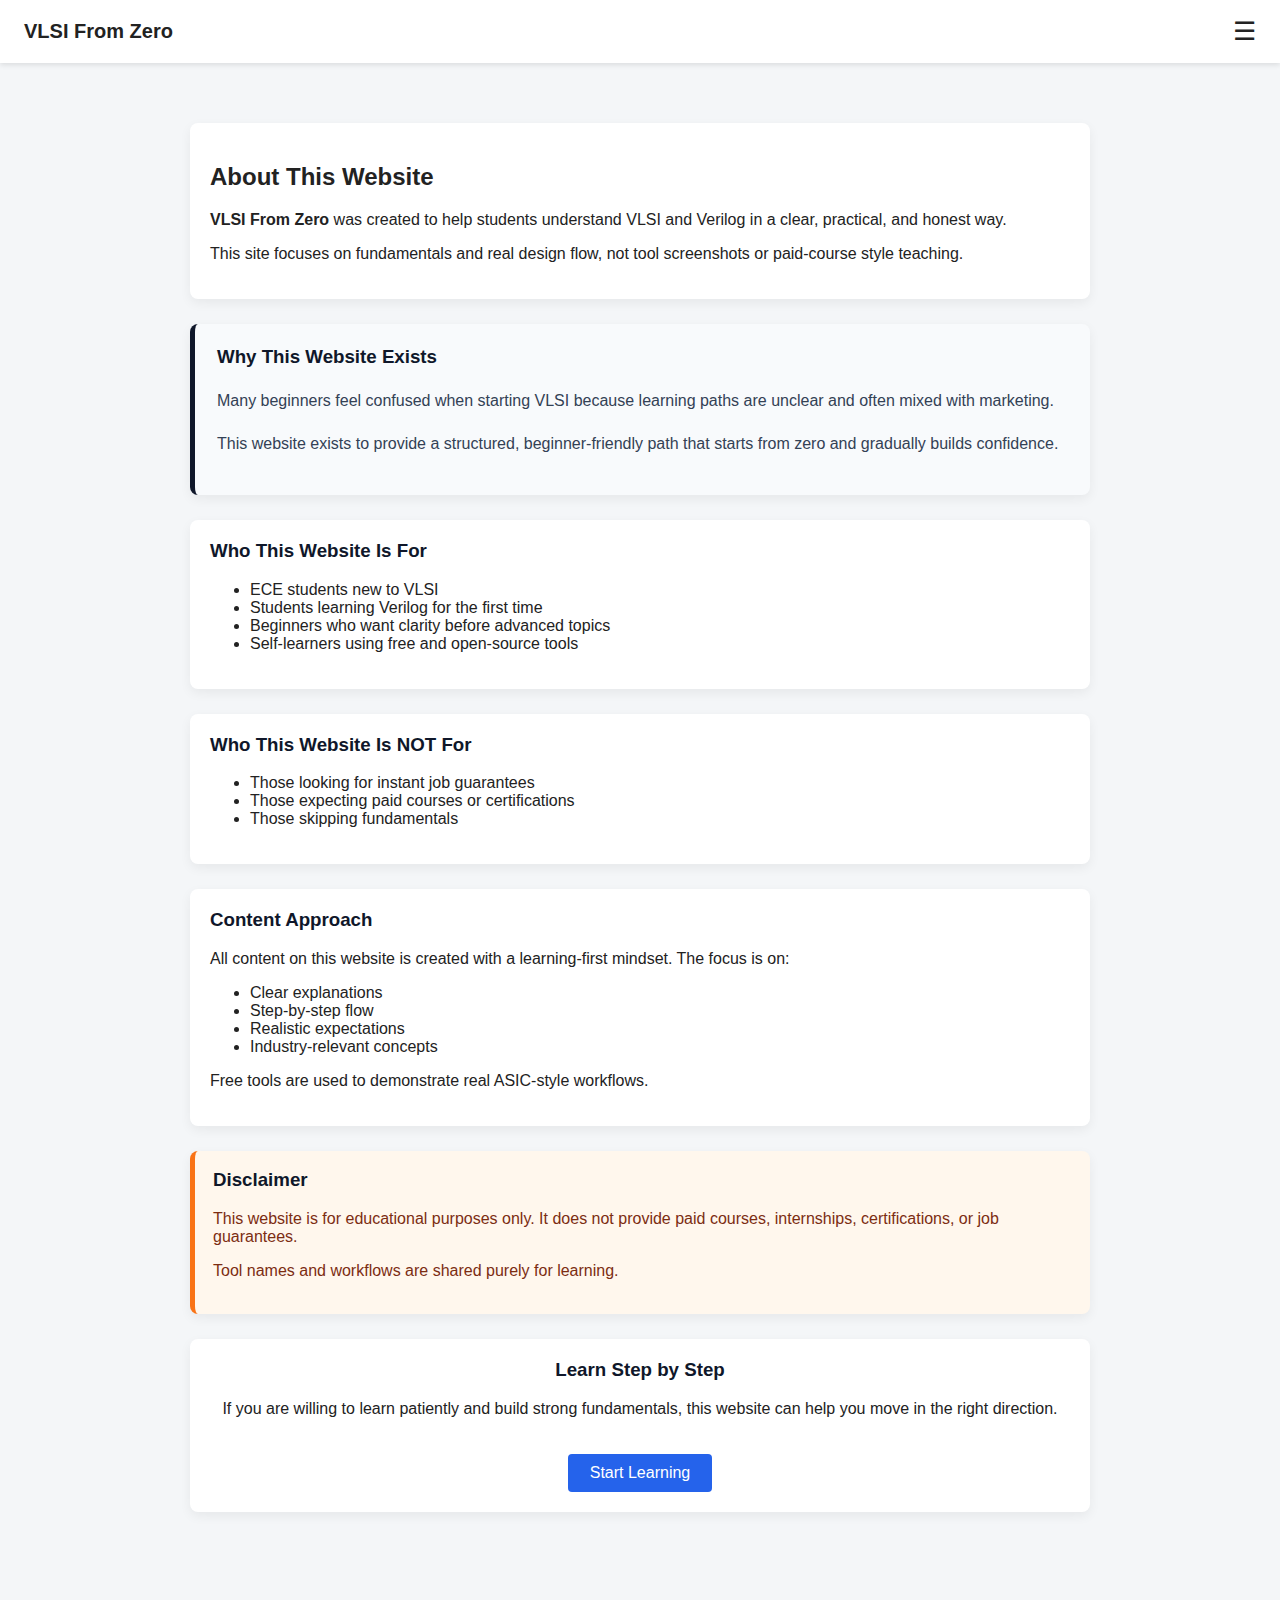
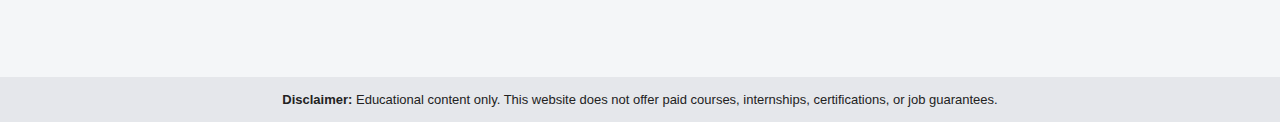
<file: vlsi-from-zero/about.html>
<!DOCTYPE html>
<html lang="en">
<head>
  <meta charset="UTF-8">
  <meta name="viewport" content="width=device-width, initial-scale=1.0">
  <title>About | VLSI From Zero</title>

  <link rel="stylesheet" href="css/style.css">
</head>

<body>

<!-- HEADER -->
<header>
  <h1>VLSI From Zero</h1>
  <span class="menu-icon" onclick="openMenu()">☰</span>
</header>

<!-- SIDEBAR MENU -->
<div id="menu" class="sidebar">
  <span class="close-btn" onclick="closeMenu()">&times;</span>
  <a href="index.html">Home</a>
  <a href="start-here.html">Start Here</a>
  <a href="setup.html">Setup & Downloads</a>
  <a href="verilog-basics.html">Verilog Basics</a>
  <a href="career.html">Career Path</a>
  <a href="about.html">About</a>
</div>

<!-- MAIN CONTENT -->
<div class="main">

  <!-- INTRO -->
  <section class="card">
    <h2>About This Website</h2>
    <p>
      <b>VLSI From Zero</b> was created to help students understand
      VLSI and Verilog in a clear, practical, and honest way.
    </p>
    <p>
      This site focuses on fundamentals and real design flow,
      not tool screenshots or paid-course style teaching.
    </p>
  </section>

  <!-- WHY THIS SITE -->
  <section class="card about-highlight">
    <h3>Why This Website Exists</h3>
    <p>
      Many beginners feel confused when starting VLSI because
      learning paths are unclear and often mixed with marketing.
    </p>
    <p>
      This website exists to provide a structured, beginner-friendly
      path that starts from zero and gradually builds confidence.
    </p>
  </section>

  <!-- WHO IT IS FOR -->
  <section class="card">
    <h3>Who This Website Is For</h3>
    <ul>
      <li>ECE students new to VLSI</li>
      <li>Students learning Verilog for the first time</li>
      <li>Beginners who want clarity before advanced topics</li>
      <li>Self-learners using free and open-source tools</li>
    </ul>
  </section>

  <!-- WHO IT IS NOT FOR -->
  <section class="card">
    <h3>Who This Website Is NOT For</h3>
    <ul>
      <li>Those looking for instant job guarantees</li>
      <li>Those expecting paid courses or certifications</li>
      <li>Those skipping fundamentals</li>
    </ul>
  </section>

  <!-- CONTENT APPROACH -->
  <section class="card">
    <h3>Content Approach</h3>
    <p>
      All content on this website is created with a learning-first
      mindset. The focus is on:
    </p>
    <ul>
      <li>Clear explanations</li>
      <li>Step-by-step flow</li>
      <li>Realistic expectations</li>
      <li>Industry-relevant concepts</li>
    </ul>
    <p>
      Free tools are used to demonstrate real ASIC-style workflows.
    </p>
  </section>

  <!-- DISCLAIMER -->
  <section class="card warning-box">
    <h3>Disclaimer</h3>
    <p>
      This website is for educational purposes only.
      It does not provide paid courses, internships,
      certifications, or job guarantees.
    </p>
    <p>
      Tool names and workflows are shared purely for learning.
    </p>
  </section>

  <!-- CLOSING -->
  <section class="card" style="text-align:center;">
    <h3>Learn Step by Step</h3>
    <p>
      If you are willing to learn patiently and build strong fundamentals,
      this website can help you move in the right direction.
    </p>
    <a href="start-here.html" class="btn primary">
      Start Learning
    </a>
  </section>

</div>

<!-- FOOTER -->
<footer>
  <b>Disclaimer:</b> Educational content only. This website does not offer
  paid courses, internships, certifications, or job guarantees.
</footer>

<!-- MENU SCRIPT -->
<script src="js/menu.js"></script>

</body>
</html>
</file>
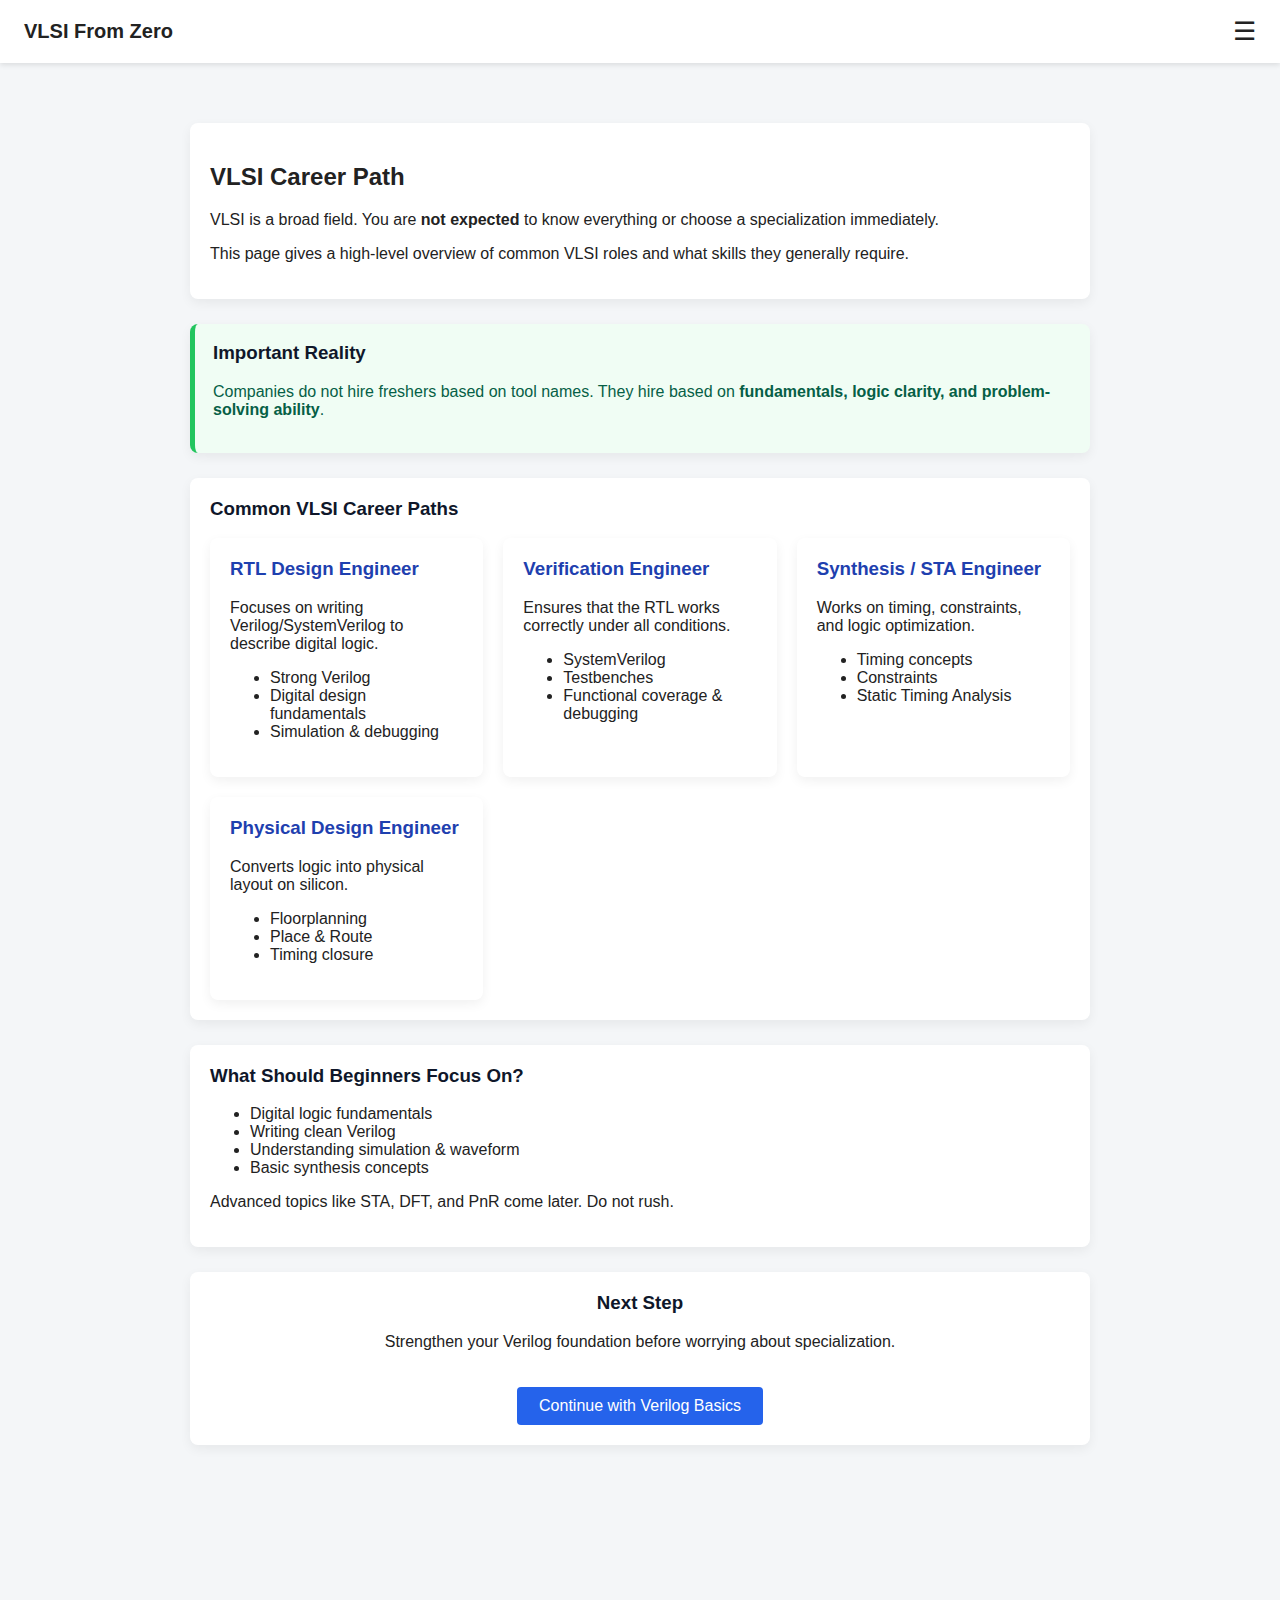
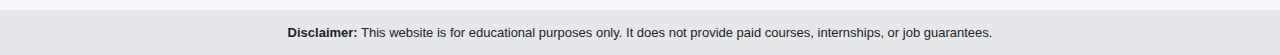
<file: vlsi-from-zero/career.html>
<!DOCTYPE html>
<html lang="en">
<head>
  <meta charset="UTF-8">
  <meta name="viewport" content="width=device-width, initial-scale=1.0">
  <title>Career Path | VLSI From Zero</title>

  <link rel="stylesheet" href="css/style.css">
</head>

<body>

<!-- HEADER -->
<header>
  <h1>VLSI From Zero</h1>
  <span class="menu-icon" onclick="openMenu()">☰</span>
</header>

<!-- SIDEBAR -->
<div id="menu" class="sidebar">
  <span class="close-btn" onclick="closeMenu()">&times;</span>
  <a href="index.html">Home</a>
  <a href="start-here.html">Start Here</a>
  <a href="setup.html">Setup & Downloads</a>
  <a href="verilog-basics.html">Verilog Basics</a>
  <a href="career.html">Career Path</a>
  <a href="about.html">About</a>
</div>

<!-- MAIN CONTENT -->
<div class="main">

  <!-- INTRO -->
  <section class="card">
    <h2>VLSI Career Path</h2>
    <p>
      VLSI is a broad field. You are <b>not expected</b> to know everything
      or choose a specialization immediately.
    </p>
    <p>
      This page gives a high-level overview of common VLSI roles and
      what skills they generally require.
    </p>
  </section>

  <!-- CORE IDEA -->
  <section class="card career-note">
    <h3>Important Reality</h3>
    <p>
      Companies do not hire freshers based on tool names.
      They hire based on <b>fundamentals, logic clarity,
      and problem-solving ability</b>.
    </p>
  </section>

  <!-- CAREER OPTIONS -->
  <section class="card">
    <h3>Common VLSI Career Paths</h3>

    <div class="career-grid">

      <div class="career-card">
        <h3>RTL Design Engineer</h3>
        <p>
          Focuses on writing Verilog/SystemVerilog to describe
          digital logic.
        </p>
        <ul>
          <li>Strong Verilog</li>
          <li>Digital design fundamentals</li>
          <li>Simulation & debugging</li>
        </ul>
      </div>

      <div class="career-card">
        <h3>Verification Engineer</h3>
        <p>
          Ensures that the RTL works correctly under all conditions.
        </p>
        <ul>
          <li>SystemVerilog</li>
          <li>Testbenches</li>
          <li>Functional coverage & debugging</li>
        </ul>
      </div>

      <div class="career-card">
        <h3>Synthesis / STA Engineer</h3>
        <p>
          Works on timing, constraints, and logic optimization.
        </p>
        <ul>
          <li>Timing concepts</li>
          <li>Constraints</li>
          <li>Static Timing Analysis</li>
        </ul>
      </div>

      <div class="career-card">
        <h3>Physical Design Engineer</h3>
        <p>
          Converts logic into physical layout on silicon.
        </p>
        <ul>
          <li>Floorplanning</li>
          <li>Place & Route</li>
          <li>Timing closure</li>
        </ul>
      </div>

    </div>
  </section>

  <!-- WHAT TO FOCUS NOW -->
  <section class="card">
    <h3>What Should Beginners Focus On?</h3>
    <ul>
      <li>Digital logic fundamentals</li>
      <li>Writing clean Verilog</li>
      <li>Understanding simulation & waveform</li>
      <li>Basic synthesis concepts</li>
    </ul>
    <p>
      Advanced topics like STA, DFT, and PnR come later.
      Do not rush.
    </p>
  </section>

  <!-- NEXT -->
  <section class="card" style="text-align:center;">
    <h3>Next Step</h3>
    <p>
      Strengthen your Verilog foundation before worrying about specialization.
    </p>
    <a href="verilog-basics.html" class="btn primary">
      Continue with Verilog Basics
    </a>
  </section>

</div>

<!-- FOOTER -->
<footer>
  <b>Disclaimer:</b> This website is for educational purposes only.
  It does not provide paid courses, internships, or job guarantees.
</footer>

<script src="js/menu.js"></script>
</body>
</html>
</file>
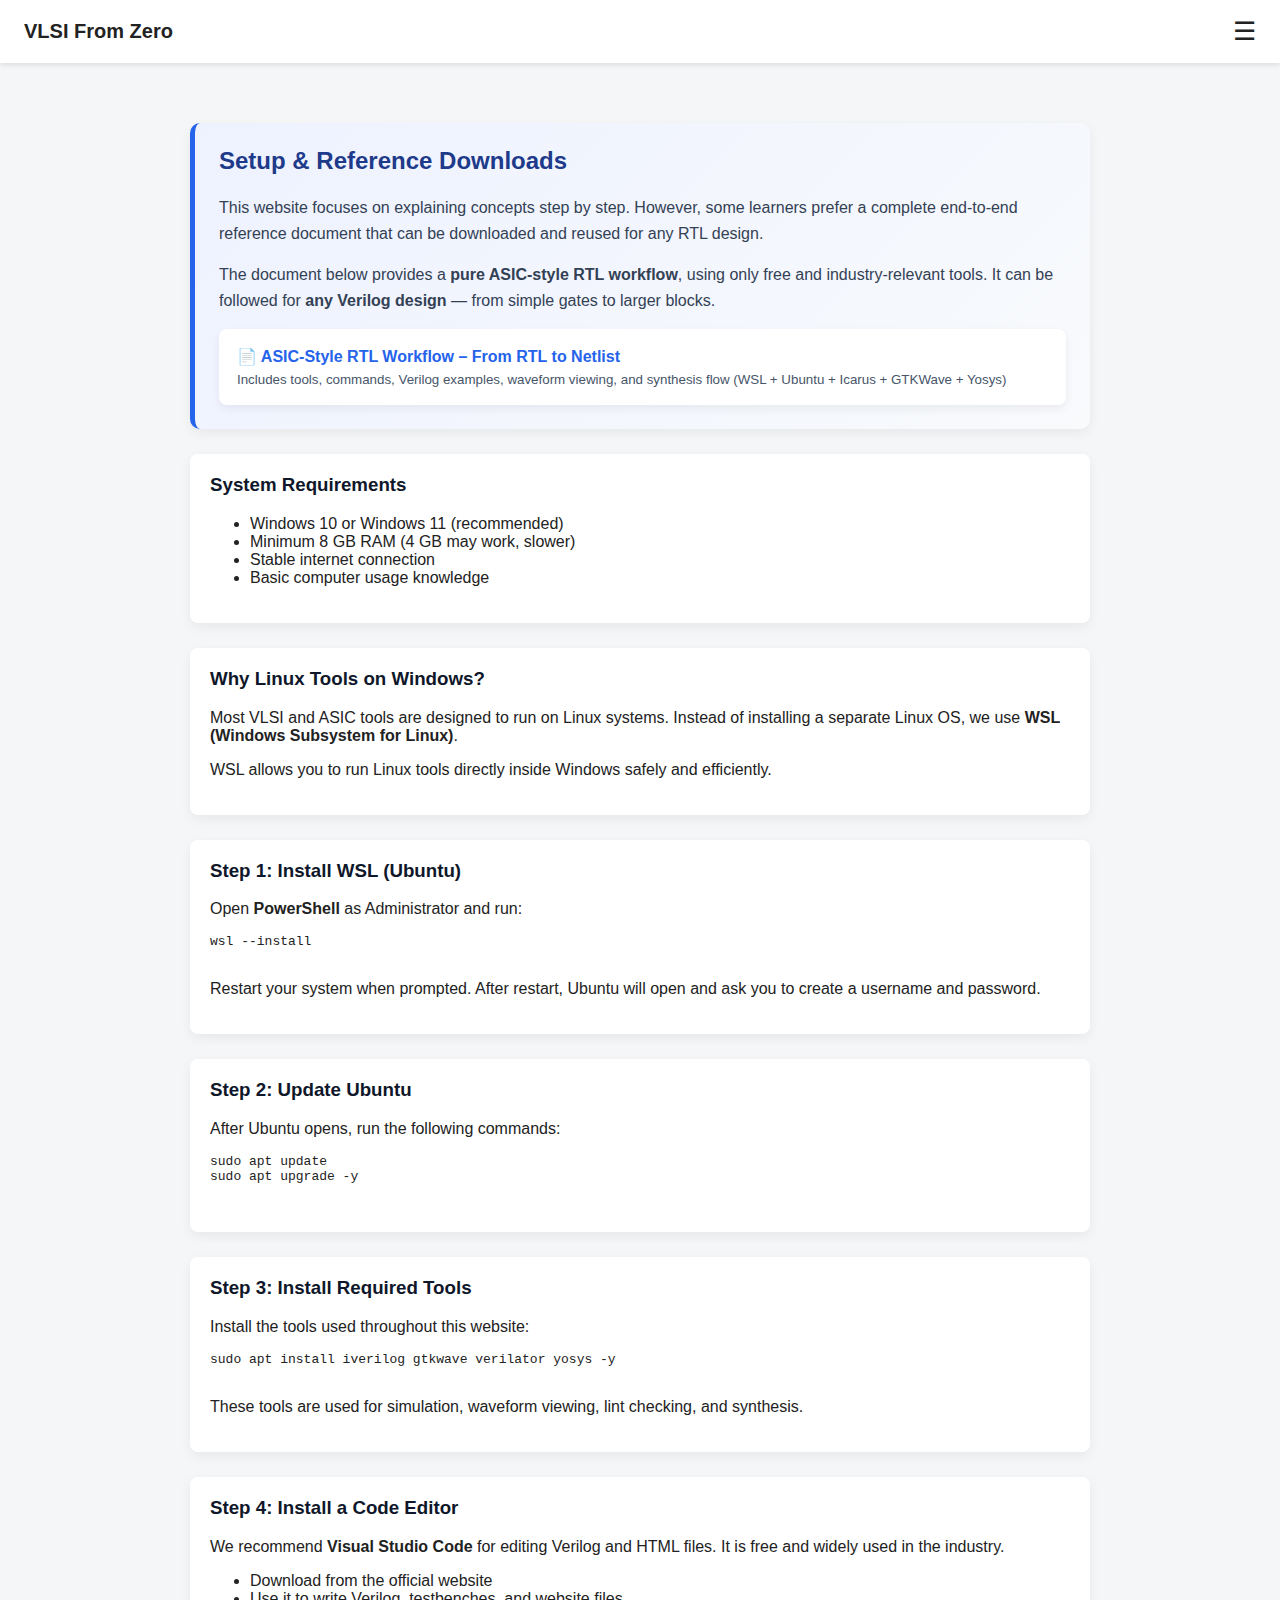
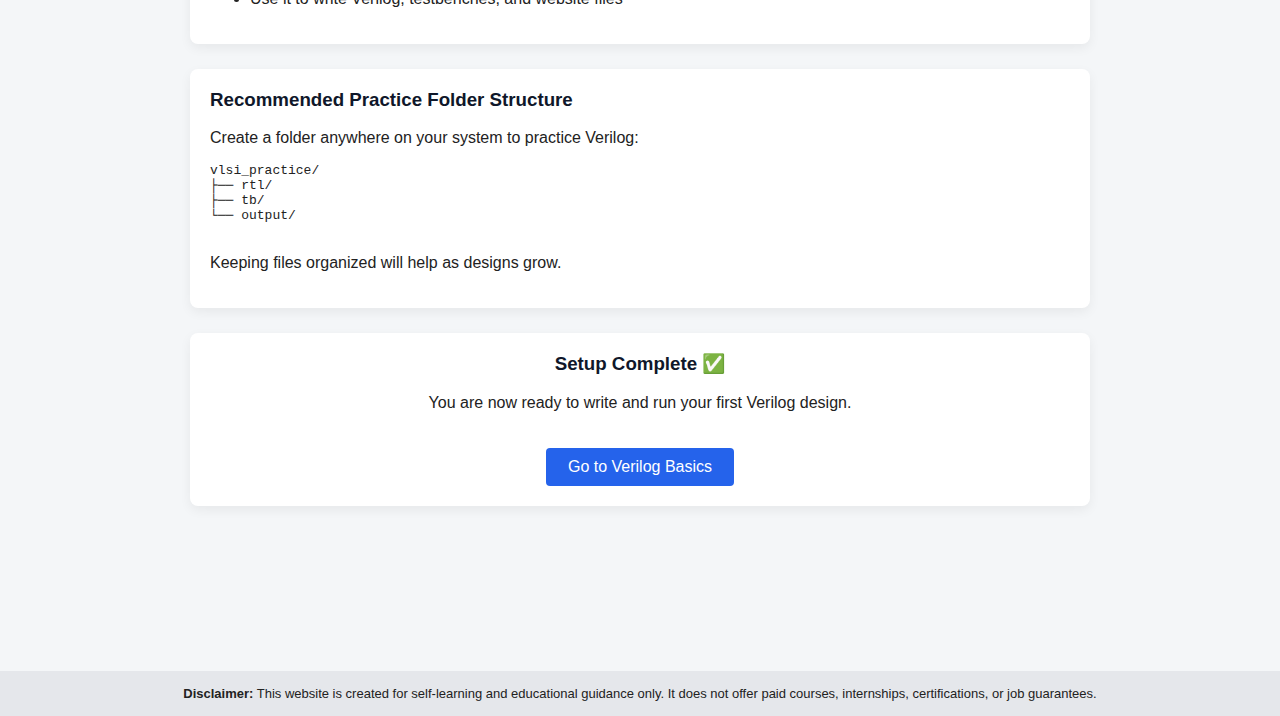
<file: vlsi-from-zero/setup.html>
<!DOCTYPE html>
<html lang="en">
<head>
  <meta charset="UTF-8">
  <meta name="viewport" content="width=device-width, initial-scale=1.0">
  <title>Setup & Downloads | VLSI From Zero</title>

  <link rel="stylesheet" href="css/style.css">
</head>

<body>

<!-- ================= HEADER ================= -->
<header>
  <h1>VLSI From Zero</h1>
  <span class="menu-icon" onclick="openMenu()">☰</span>
</header>

<!-- ================= SIDEBAR MENU ================= -->
<div id="menu" class="sidebar">
  <span class="close-btn" onclick="closeMenu()">&times;</span>
  <a href="index.html">Home</a>
  <a href="start-here.html">Start Here</a>
  <a href="setup.html">Setup & Downloads</a>
  <a href="verilog-basics.html">Verilog Basics</a>
  <a href="career.html">Career Path</a>
  <a href="about.html">About</a>
</div>

<!-- ================= MAIN CONTENT ================= -->
<div class="main">

  <!-- DOWNLOAD SECTION -->
  <section class="card download-highlight">

    <h2>Setup & Reference Downloads</h2>
  
    <p>
      This website focuses on explaining concepts step by step.
      However, some learners prefer a complete end-to-end reference
      document that can be downloaded and reused for any RTL design.
    </p>
  
    <p>
      The document below provides a <b>pure ASIC-style RTL workflow</b>,
      using only free and industry-relevant tools. It can be followed
      for <b>any Verilog design</b> — from simple gates to larger blocks.
    </p>
  
    <div class="download-box">
      <a href="assets/documents/steps from first.docx" download>
        📄 ASIC-Style RTL Workflow – From RTL to Netlist
      </a>
  
      <small>
        Includes tools, commands, Verilog examples, waveform viewing,
        and synthesis flow (WSL + Ubuntu + Icarus + GTKWave + Yosys)
      </small>
    </div>
  
  </section>
  

  <!-- SYSTEM REQUIREMENTS -->
  <section class="card">
    <h3>System Requirements</h3>
    <ul>
      <li>Windows 10 or Windows 11 (recommended)</li>
      <li>Minimum 8 GB RAM (4 GB may work, slower)</li>
      <li>Stable internet connection</li>
      <li>Basic computer usage knowledge</li>
    </ul>
  </section>

  <!-- WHY LINUX TOOLS -->
  <section class="card">
    <h3>Why Linux Tools on Windows?</h3>
    <p>
      Most VLSI and ASIC tools are designed to run on Linux systems.
      Instead of installing a separate Linux OS, we use
      <b>WSL (Windows Subsystem for Linux)</b>.
    </p>
    <p>
      WSL allows you to run Linux tools directly inside Windows
      safely and efficiently.
    </p>
  </section>

  <!-- INSTALL WSL -->
  <section class="card">
    <h3>Step 1: Install WSL (Ubuntu)</h3>
    <p>
      Open <b>PowerShell</b> as Administrator and run:
    </p>
    <pre>
wsl --install
    </pre>
    <p>
      Restart your system when prompted.
      After restart, Ubuntu will open and ask you to create a username and password.
    </p>
  </section>

  <!-- UPDATE UBUNTU -->
  <section class="card">
    <h3>Step 2: Update Ubuntu</h3>
    <p>
      After Ubuntu opens, run the following commands:
    </p>
    <pre>
sudo apt update
sudo apt upgrade -y
    </pre>
  </section>

  <!-- INSTALL TOOLS -->
  <section class="card">
    <h3>Step 3: Install Required Tools</h3>
    <p>
      Install the tools used throughout this website:
    </p>
    <pre>
sudo apt install iverilog gtkwave verilator yosys -y
    </pre>
    <p>
      These tools are used for simulation, waveform viewing,
      lint checking, and synthesis.
    </p>
  </section>

  <!-- CODE EDITOR -->
  <section class="card">
    <h3>Step 4: Install a Code Editor</h3>
    <p>
      We recommend <b>Visual Studio Code</b> for editing Verilog and HTML files.
      It is free and widely used in the industry.
    </p>
    <ul>
      <li>Download from the official website</li>
      <li>Use it to write Verilog, testbenches, and website files</li>
    </ul>
  </section>

  <!-- FOLDER STRUCTURE -->
  <section class="card">
    <h3>Recommended Practice Folder Structure</h3>
    <p>
      Create a folder anywhere on your system to practice Verilog:
    </p>
    <pre>
vlsi_practice/
├── rtl/
├── tb/
└── output/
    </pre>
    <p>
      Keeping files organized will help as designs grow.
    </p>
  </section>

  <!-- NEXT STEP -->
  <section class="card" style="text-align:center;">
    <h3>Setup Complete ✅</h3>
    <p>
      You are now ready to write and run your first Verilog design.
    </p>
    <a href="verilog-basics.html" class="btn primary">
      Go to Verilog Basics
    </a>
  </section>

</div>

<!-- ================= FOOTER ================= -->
<footer>
  <b>Disclaimer:</b> This website is created for self-learning and educational
  guidance only. It does not offer paid courses, internships,
  certifications, or job guarantees.
</footer>

<script src="js/menu.js"></script>
</body>
</html>
</file>
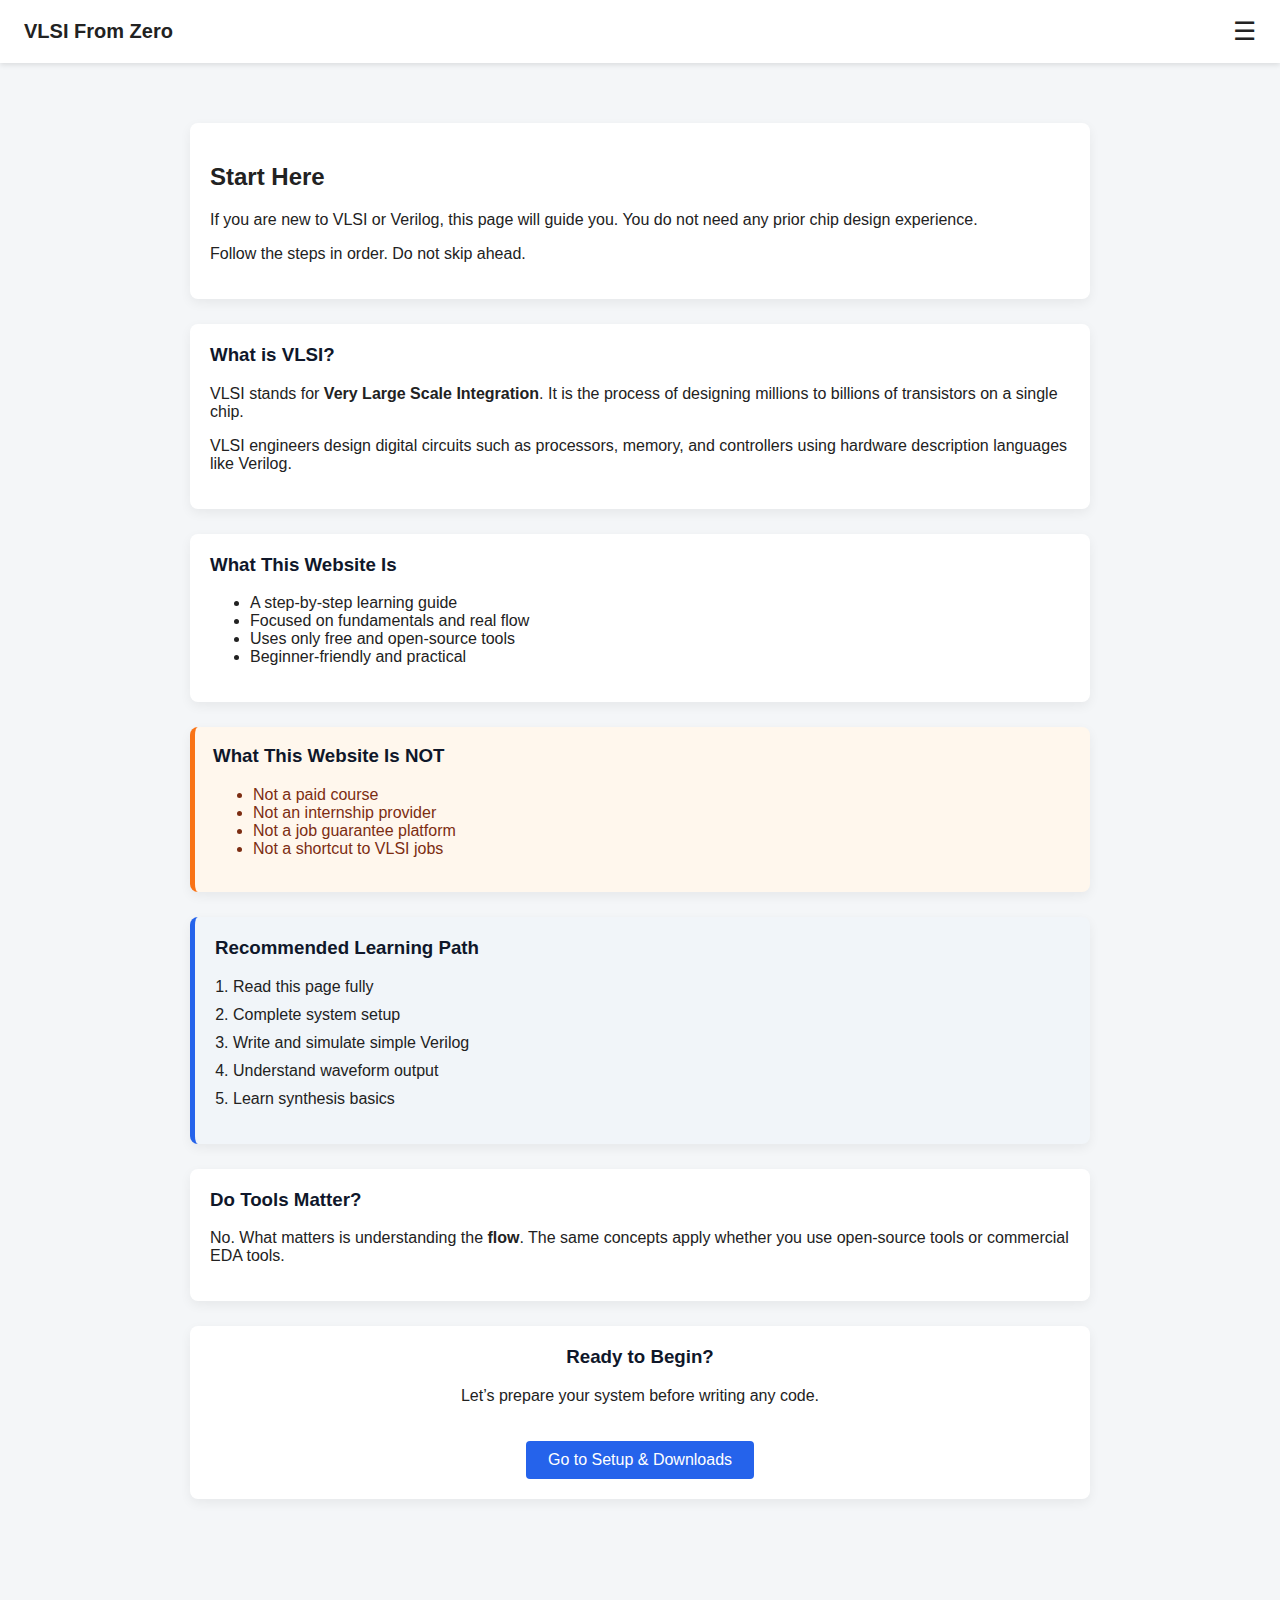
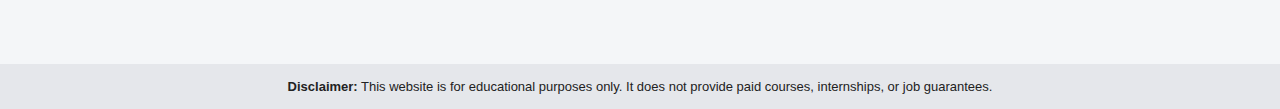
<file: vlsi-from-zero/start-here.html>
<!DOCTYPE html>
<html lang="en">
<head>
  <meta charset="UTF-8">
  <meta name="viewport" content="width=device-width, initial-scale=1.0">
  <title>Start Here | VLSI From Zero</title>

  <link rel="stylesheet" href="css/style.css">
</head>

<body>

<!-- HEADER -->
<header>
  <h1>VLSI From Zero</h1>
  <span class="menu-icon" onclick="openMenu()">☰</span>
</header>

<!-- SIDEBAR -->
<div id="menu" class="sidebar">
  <span class="close-btn" onclick="closeMenu()">&times;</span>
  <a href="index.html">Home</a>
  <a href="start-here.html">Start Here</a>
  <a href="setup.html">Setup & Downloads</a>
  <a href="verilog-basics.html">Verilog Basics</a>
  <a href="career.html">Career Path</a>
  <a href="about.html">About</a>
</div>

<!-- MAIN CONTENT -->
<div class="main">

  <!-- INTRO -->
  <section class="card">
    <h2>Start Here</h2>
    <p>
      If you are new to VLSI or Verilog, this page will guide you.
      You do not need any prior chip design experience.
    </p>
    <p>
      Follow the steps in order. Do not skip ahead.
    </p>
  </section>

  <!-- WHAT IS VLSI -->
  <section class="card">
    <h3>What is VLSI?</h3>
    <p>
      VLSI stands for <b>Very Large Scale Integration</b>.
      It is the process of designing millions to billions of
      transistors on a single chip.
    </p>
    <p>
      VLSI engineers design digital circuits such as processors,
      memory, and controllers using hardware description languages
      like Verilog.
    </p>
  </section>

  <!-- WHAT THIS SITE IS -->
  <section class="card">
    <h3>What This Website Is</h3>
    <ul>
      <li>A step-by-step learning guide</li>
      <li>Focused on fundamentals and real flow</li>
      <li>Uses only free and open-source tools</li>
      <li>Beginner-friendly and practical</li>
    </ul>
  </section>

  <!-- WHAT THIS SITE IS NOT -->
  <section class="card warning-box">
    <h3>What This Website Is NOT</h3>
    <ul>
      <li>Not a paid course</li>
      <li>Not an internship provider</li>
      <li>Not a job guarantee platform</li>
      <li>Not a shortcut to VLSI jobs</li>
    </ul>
  </section>

  <!-- LEARNING PATH -->
  <section class="card path-box">
    <h3>Recommended Learning Path</h3>
    <ol>
      <li>Read this page fully</li>
      <li>Complete system setup</li>
      <li>Write and simulate simple Verilog</li>
      <li>Understand waveform output</li>
      <li>Learn synthesis basics</li>
    </ol>
  </section>

  <!-- TOOL CLARITY -->
  <section class="card">
    <h3>Do Tools Matter?</h3>
    <p>
      No. What matters is understanding the <b>flow</b>.
      The same concepts apply whether you use open-source tools
      or commercial EDA tools.
    </p>
  </section>

  <!-- NEXT -->
  <section class="card" style="text-align:center;">
    <h3>Ready to Begin?</h3>
    <p>
      Let’s prepare your system before writing any code.
    </p>
    <a href="setup.html" class="btn primary">
      Go to Setup & Downloads
    </a>
  </section>

</div>

<!-- FOOTER -->
<footer>
  <b>Disclaimer:</b> This website is for educational purposes only.
  It does not provide paid courses, internships, or job guarantees.
</footer>

<script src="js/menu.js"></script>
</body>
</html>
</file>
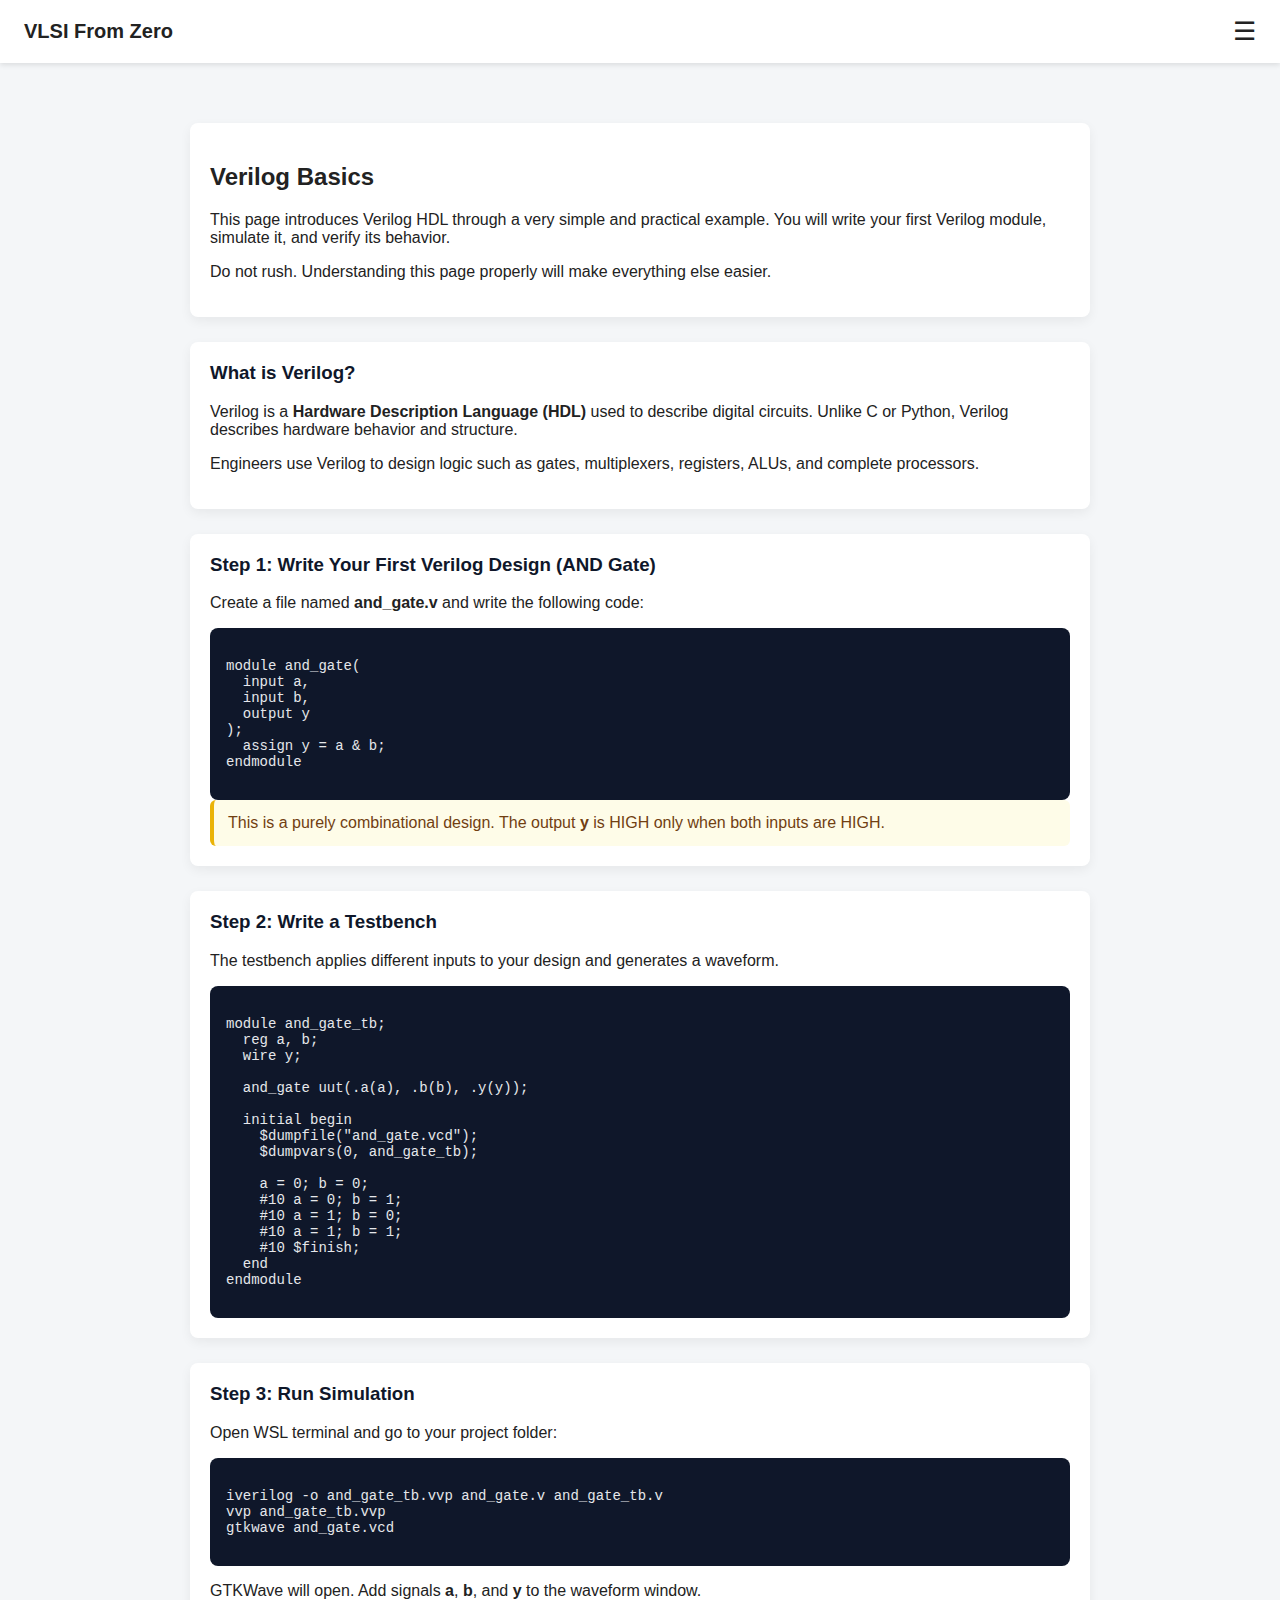
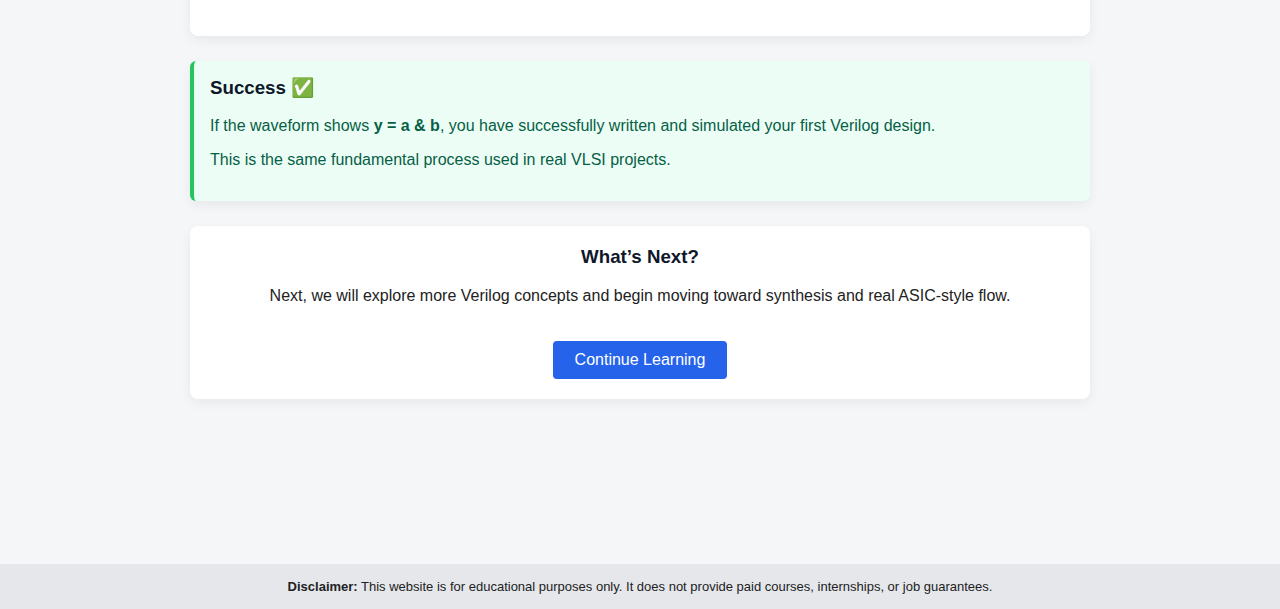
<file: vlsi-from-zero/verilog-basics.html>
<!DOCTYPE html>
<html lang="en">
<head>
  <meta charset="UTF-8">
  <meta name="viewport" content="width=device-width, initial-scale=1.0">
  <title>Verilog Basics | VLSI From Zero</title>

  <link rel="stylesheet" href="css/style.css">
</head>

<body>

<!-- HEADER -->
<header>
  <h1>VLSI From Zero</h1>
  <span class="menu-icon" onclick="openMenu()">☰</span>
</header>

<!-- SIDEBAR -->
<div id="menu" class="sidebar">
  <span class="close-btn" onclick="closeMenu()">&times;</span>
  <a href="index.html">Home</a>
  <a href="start-here.html">Start Here</a>
  <a href="setup.html">Setup & Downloads</a>
  <a href="verilog-basics.html">Verilog Basics</a>
  <a href="career.html">Career Path</a>
  <a href="about.html">About</a>
</div>

<!-- MAIN CONTENT -->
<div class="main">

  <!-- INTRO -->
  <section class="card">
    <h2>Verilog Basics</h2>
    <p>
      This page introduces Verilog HDL through a very simple and
      practical example. You will write your first Verilog module,
      simulate it, and verify its behavior.
    </p>
    <p>
      Do not rush. Understanding this page properly will make
      everything else easier.
    </p>
  </section>

  <!-- WHAT IS VERILOG -->
  <section class="card">
    <h3 class="step-title">What is Verilog?</h3>
    <p>
      Verilog is a <b>Hardware Description Language (HDL)</b> used to
      describe digital circuits. Unlike C or Python, Verilog describes
      hardware behavior and structure.
    </p>
    <p>
      Engineers use Verilog to design logic such as gates, multiplexers,
      registers, ALUs, and complete processors.
    </p>
  </section>

  <!-- AND GATE -->
  <section class="card">
    <h3 class="step-title">Step 1: Write Your First Verilog Design (AND Gate)</h3>
    <p>
      Create a file named <b>and_gate.v</b> and write the following code:
    </p>

    <div class="code-block">
<pre>
module and_gate(
  input a,
  input b,
  output y
);
  assign y = a & b;
endmodule
</pre>
    </div>

    <div class="note">
      This is a purely combinational design.
      The output <b>y</b> is HIGH only when both inputs are HIGH.
    </div>
  </section>

  <!-- TESTBENCH -->
  <section class="card">
    <h3 class="step-title">Step 2: Write a Testbench</h3>
    <p>
      The testbench applies different inputs to your design and
      generates a waveform.
    </p>

    <div class="code-block">
<pre>
module and_gate_tb;
  reg a, b;
  wire y;

  and_gate uut(.a(a), .b(b), .y(y));

  initial begin
    $dumpfile("and_gate.vcd");
    $dumpvars(0, and_gate_tb);

    a = 0; b = 0;
    #10 a = 0; b = 1;
    #10 a = 1; b = 0;
    #10 a = 1; b = 1;
    #10 $finish;
  end
endmodule
</pre>
    </div>
  </section>

  <!-- RUN COMMANDS -->
  <section class="card">
    <h3 class="step-title">Step 3: Run Simulation</h3>
    <p>Open WSL terminal and go to your project folder:</p>

    <div class="code-block">
<pre>
iverilog -o and_gate_tb.vvp and_gate.v and_gate_tb.v
vvp and_gate_tb.vvp
gtkwave and_gate.vcd
</pre>
    </div>

    <p>
      GTKWave will open. Add signals <b>a</b>, <b>b</b>, and <b>y</b>
      to the waveform window.
    </p>
  </section>

  <!-- SUCCESS -->
  <section class="card success-box">
    <h3>Success ✅</h3>
    <p>
      If the waveform shows <b>y = a & b</b>, you have successfully
      written and simulated your first Verilog design.
    </p>
    <p>
      This is the same fundamental process used in real VLSI projects.
    </p>
  </section>

  <!-- NEXT -->
  <section class="card" style="text-align:center;">
    <h3>What’s Next?</h3>
    <p>
      Next, we will explore more Verilog concepts and begin moving
      toward synthesis and real ASIC-style flow.
    </p>
    <a href="career.html" class="btn primary">
      Continue Learning
    </a>
  </section>

</div>

<!-- FOOTER -->
<footer>
  <b>Disclaimer:</b> This website is for educational purposes only.
  It does not provide paid courses, internships, or job guarantees.
</footer>

<script src="js/menu.js"></script>
</body>
</html>
</file>
<file: css/style.css>
body {
  margin: 0;
  font-family: Arial, Helvetica, sans-serif;
  background: #f4f6f8;
  color: #222;
}

/* Header */
header {
  background: #ffffff;
  padding: 16px 24px;
  display: flex;
  justify-content: space-between;
  align-items: center;
  box-shadow: 0 2px 5px rgba(0,0,0,0.1);
}

header h1 {
  font-size: 20px;
  margin: 0;
}

.menu-icon {
  font-size: 26px;
  cursor: pointer;
}

/* Sidebar */
.sidebar {
  height: 100%;
  width: 0;
  position: fixed;
  top: 0;
  right: 0;
  background: #111;
  overflow-x: hidden;
  transition: 0.3s;
  padding-top: 60px;
}

.sidebar a {
  padding: 12px 24px;
  text-decoration: none;
  font-size: 16px;
  color: #f1f1f1;
  display: block;
}

.sidebar a:hover {
  background: #333;
}

.close-btn {
  position: absolute;
  top: 10px;
  right: 20px;
  font-size: 30px;
  cursor: pointer;
  color: white;
}

/* Main Content */
.main {
  padding: 60px 20px;
  max-width: 900px;
  margin: auto;
}

.hero {
  text-align: center;
  margin-bottom: 50px;
}

.hero h2 {
  font-size: 34px;
}

.hero p {
  font-size: 18px;
  color: #444;
}

.btn {
  display: inline-block;
  margin-top: 20px;
  padding: 10px 22px;
  background: #111827;
  color: white;
  text-decoration: none;
  border-radius: 4px;
}

.card {
  background: white;
  padding: 24px;
  margin-bottom: 25px;
  border-radius: 6px;
  box-shadow: 0 1px 4px rgba(0,0,0,0.1);
}

.card h3 {
  margin-top: 0;
}

/* Footer */
footer {
  background: #e5e7eb;
  padding: 15px;
  font-size: 13px;
  text-align: center;
  margin-top: 80px;
}

/* ===== HOME PAGE UI POLISH ===== */

.hero {
  text-align: center;
  padding: 80px 20px;
  max-width: 900px;
  margin: auto;
}

.hero h2 {
  font-size: 36px;
  margin-bottom: 15px;
}

.hero p {
  font-size: 18px;
  color: #475569;
  margin-bottom: 30px;
}

.hero-buttons .btn {
  display: inline-block;
  padding: 12px 22px;
  margin: 8px;
  text-decoration: none;
  border-radius: 6px;
  font-weight: 600;
}

.btn.primary {
  background: #2563eb;
  color: white;
}

.btn.secondary {
  border: 2px solid #2563eb;
  color: #2563eb;
}

/* ===== CARD SECTIONS ===== */

.cards {
  display: grid;
  grid-template-columns: repeat(auto-fit, minmax(250px, 1fr));
  gap: 20px;
  max-width: 1000px;
  margin: 60px auto;
  padding: 0 20px;
}

.card {
  background: white;
  padding: 20px;
  border-radius: 8px;
  box-shadow: 0 4px 12px rgba(0,0,0,0.06);
}

.card h3 {
  margin-top: 0;
  color: #0f172a;
}

/* ===== DOWNLOAD LIST ===== */

.download-list {
  list-style: none;
  padding: 0;
}

.download-list li {
  margin: 12px 0;
}

.download-list a {
  text-decoration: none;
  font-weight: 600;
  color: #2563eb;
}

/* ===== DOWNLOAD HIGHLIGHT SECTION ===== */

.download-highlight {
  background: linear-gradient(135deg, #eef2ff, #f8fafc);
  border-left: 5px solid #2563eb;
  padding: 24px;
  border-radius: 10px;
}

.download-highlight h2 {
  margin-top: 0;
  color: #1e3a8a;
}

.download-highlight p {
  color: #334155;
  line-height: 1.6;
}

.download-box {
  background: white;
  padding: 18px;
  border-radius: 8px;
  margin-top: 16px;
  box-shadow: 0 4px 10px rgba(0,0,0,0.06);
}

.download-box a {
  font-size: 16px;
  font-weight: 600;
  color: #2563eb;
  text-decoration: none;
}

.download-box small {
  display: block;
  margin-top: 6px;
  color: #475569;
}

/* ===== VERILOG BASICS PAGE ===== */

.code-block {
  background: #0f172a;
  color: #e5e7eb;
  padding: 16px;
  border-radius: 8px;
  overflow-x: auto;
  font-family: Consolas, monospace;
  font-size: 14px;
}

.step-title {
  color: #1e40af;
  margin-top: 0;
}

.note {
  background: #fefce8;
  border-left: 4px solid #eab308;
  padding: 14px;
  border-radius: 6px;
  color: #713f12;
}

.success-box {
  background: #ecfdf5;
  border-left: 4px solid #22c55e;
  padding: 16px;
  border-radius: 6px;
  color: #065f46;
}

/* ===== START HERE PAGE ===== */

.path-box {
  background: #f1f5f9;
  border-left: 5px solid #2563eb;
  padding: 20px;
  border-radius: 8px;
}

.path-box ol {
  padding-left: 18px;
}

.path-box li {
  margin: 10px 0;
  font-weight: 500;
}

.warning-box {
  background: #fff7ed;
  border-left: 5px solid #f97316;
  padding: 18px;
  border-radius: 8px;
  color: #7c2d12;
}

/* ===== CAREER PATH PAGE ===== */

.career-grid {
  display: grid;
  grid-template-columns: repeat(auto-fit, minmax(260px, 1fr));
  gap: 20px;
}

.career-card {
  background: #ffffff;
  padding: 20px;
  border-radius: 8px;
  box-shadow: 0 4px 12px rgba(0,0,0,0.06);
}

.career-card h3 {
  margin-top: 0;
  color: #1e40af;
}

.career-note {
  background: #f0fdf4;
  border-left: 5px solid #22c55e;
  padding: 18px;
  border-radius: 8px;
  color: #065f46;
}

/* ===== ABOUT PAGE ===== */

.about-highlight {
  background: #f8fafc;
  border-left: 5px solid #0f172a;
  padding: 22px;
  border-radius: 8px;
}

.about-highlight p {
  color: #334155;
  line-height: 1.7;
}

/* ===== COLLAPSIBLE SECTIONS ===== */

details {
  background: #ffffff;
  border-radius: 8px;
  margin-bottom: 16px;
  padding: 14px 18px;
  box-shadow: 0 2px 6px rgba(0,0,0,0.08);
}

summary {
  font-weight: 600;
  cursor: pointer;
  list-style: none;
  color: #0f172a;
}

summary::-webkit-details-marker {
  display: none;
}

summary::after {
  content: " +";
  float: right;
  font-size: 18px;
}

details[open] summary::after {
  content: " −";
}
</file>
<file: vlsi-from-zero/css/style.css>
body {
  margin: 0;
  font-family: Arial, Helvetica, sans-serif;
  background: #f4f6f8;
  color: #222;
}

/* Header */
header {
  background: #ffffff;
  padding: 16px 24px;
  display: flex;
  justify-content: space-between;
  align-items: center;
  box-shadow: 0 2px 5px rgba(0,0,0,0.1);
}

header h1 {
  font-size: 20px;
  margin: 0;
}

.menu-icon {
  font-size: 26px;
  cursor: pointer;
}

/* Sidebar */
.sidebar {
  height: 100%;
  width: 0;
  position: fixed;
  top: 0;
  right: 0;
  background: #111;
  overflow-x: hidden;
  transition: 0.3s;
  padding-top: 60px;
}

.sidebar a {
  padding: 12px 24px;
  text-decoration: none;
  font-size: 16px;
  color: #f1f1f1;
  display: block;
}

.sidebar a:hover {
  background: #333;
}

.close-btn {
  position: absolute;
  top: 10px;
  right: 20px;
  font-size: 30px;
  cursor: pointer;
  color: white;
}

/* Main Content */
.main {
  padding: 60px 20px;
  max-width: 900px;
  margin: auto;
}

.hero {
  text-align: center;
  margin-bottom: 50px;
}

.hero h2 {
  font-size: 34px;
}

.hero p {
  font-size: 18px;
  color: #444;
}

.btn {
  display: inline-block;
  margin-top: 20px;
  padding: 10px 22px;
  background: #111827;
  color: white;
  text-decoration: none;
  border-radius: 4px;
}

.card {
  background: white;
  padding: 24px;
  margin-bottom: 25px;
  border-radius: 6px;
  box-shadow: 0 1px 4px rgba(0,0,0,0.1);
}

.card h3 {
  margin-top: 0;
}

/* Footer */
footer {
  background: #e5e7eb;
  padding: 15px;
  font-size: 13px;
  text-align: center;
  margin-top: 80px;
}

/* ===== HOME PAGE UI POLISH ===== */

.hero {
  text-align: center;
  padding: 80px 20px;
  max-width: 900px;
  margin: auto;
}

.hero h2 {
  font-size: 36px;
  margin-bottom: 15px;
}

.hero p {
  font-size: 18px;
  color: #475569;
  margin-bottom: 30px;
}

.hero-buttons .btn {
  display: inline-block;
  padding: 12px 22px;
  margin: 8px;
  text-decoration: none;
  border-radius: 6px;
  font-weight: 600;
}

.btn.primary {
  background: #2563eb;
  color: white;
}

.btn.secondary {
  border: 2px solid #2563eb;
  color: #2563eb;
}

/* ===== CARD SECTIONS ===== */

.cards {
  display: grid;
  grid-template-columns: repeat(auto-fit, minmax(250px, 1fr));
  gap: 20px;
  max-width: 1000px;
  margin: 60px auto;
  padding: 0 20px;
}

.card {
  background: white;
  padding: 20px;
  border-radius: 8px;
  box-shadow: 0 4px 12px rgba(0,0,0,0.06);
}

.card h3 {
  margin-top: 0;
  color: #0f172a;
}

/* ===== DOWNLOAD LIST ===== */

.download-list {
  list-style: none;
  padding: 0;
}

.download-list li {
  margin: 12px 0;
}

.download-list a {
  text-decoration: none;
  font-weight: 600;
  color: #2563eb;
}

/* ===== DOWNLOAD HIGHLIGHT SECTION ===== */

.download-highlight {
  background: linear-gradient(135deg, #eef2ff, #f8fafc);
  border-left: 5px solid #2563eb;
  padding: 24px;
  border-radius: 10px;
}

.download-highlight h2 {
  margin-top: 0;
  color: #1e3a8a;
}

.download-highlight p {
  color: #334155;
  line-height: 1.6;
}

.download-box {
  background: white;
  padding: 18px;
  border-radius: 8px;
  margin-top: 16px;
  box-shadow: 0 4px 10px rgba(0,0,0,0.06);
}

.download-box a {
  font-size: 16px;
  font-weight: 600;
  color: #2563eb;
  text-decoration: none;
}

.download-box small {
  display: block;
  margin-top: 6px;
  color: #475569;
}

/* ===== VERILOG BASICS PAGE ===== */

.code-block {
  background: #0f172a;
  color: #e5e7eb;
  padding: 16px;
  border-radius: 8px;
  overflow-x: auto;
  font-family: Consolas, monospace;
  font-size: 14px;
}

.step-title {
  color: #1e40af;
  margin-top: 0;
}

.note {
  background: #fefce8;
  border-left: 4px solid #eab308;
  padding: 14px;
  border-radius: 6px;
  color: #713f12;
}

.success-box {
  background: #ecfdf5;
  border-left: 4px solid #22c55e;
  padding: 16px;
  border-radius: 6px;
  color: #065f46;
}

/* ===== START HERE PAGE ===== */

.path-box {
  background: #f1f5f9;
  border-left: 5px solid #2563eb;
  padding: 20px;
  border-radius: 8px;
}

.path-box ol {
  padding-left: 18px;
}

.path-box li {
  margin: 10px 0;
  font-weight: 500;
}

.warning-box {
  background: #fff7ed;
  border-left: 5px solid #f97316;
  padding: 18px;
  border-radius: 8px;
  color: #7c2d12;
}

/* ===== CAREER PATH PAGE ===== */

.career-grid {
  display: grid;
  grid-template-columns: repeat(auto-fit, minmax(260px, 1fr));
  gap: 20px;
}

.career-card {
  background: #ffffff;
  padding: 20px;
  border-radius: 8px;
  box-shadow: 0 4px 12px rgba(0,0,0,0.06);
}

.career-card h3 {
  margin-top: 0;
  color: #1e40af;
}

.career-note {
  background: #f0fdf4;
  border-left: 5px solid #22c55e;
  padding: 18px;
  border-radius: 8px;
  color: #065f46;
}

/* ===== ABOUT PAGE ===== */

.about-highlight {
  background: #f8fafc;
  border-left: 5px solid #0f172a;
  padding: 22px;
  border-radius: 8px;
}

.about-highlight p {
  color: #334155;
  line-height: 1.7;
}
</file>
